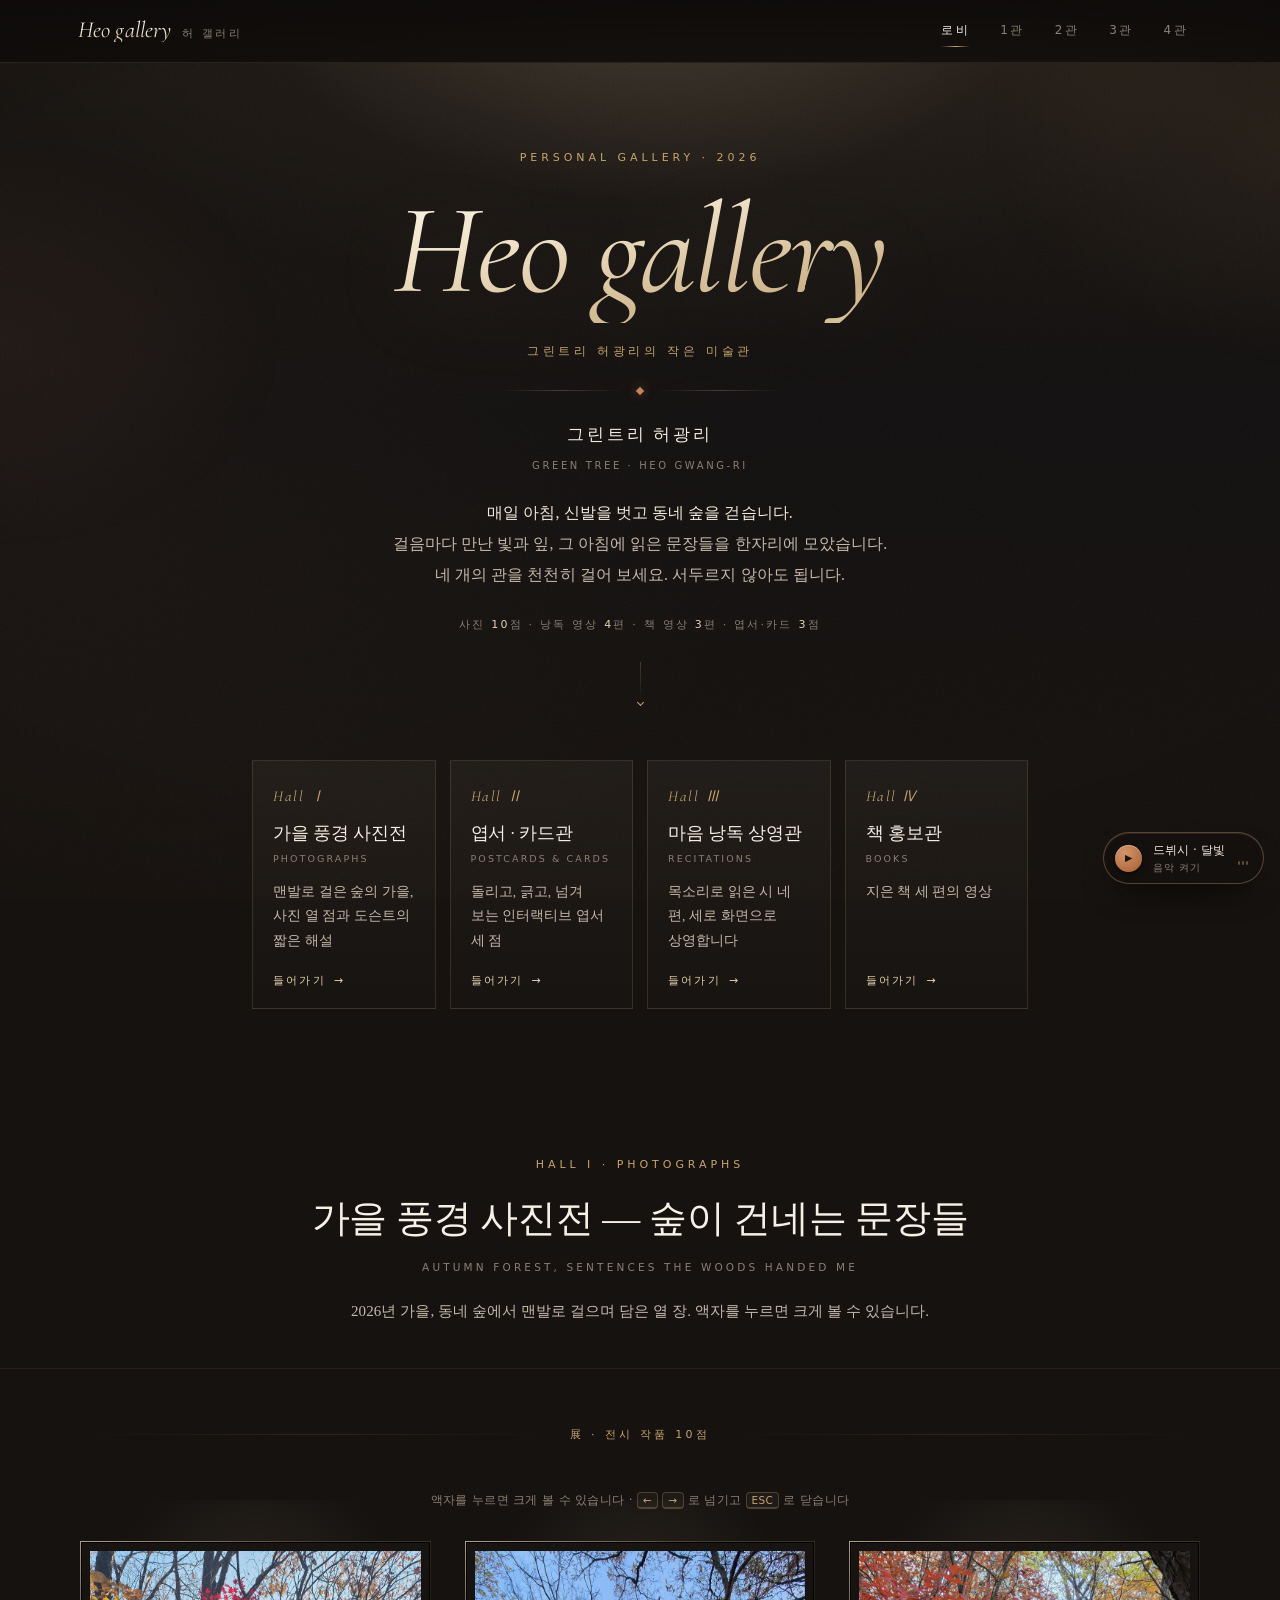
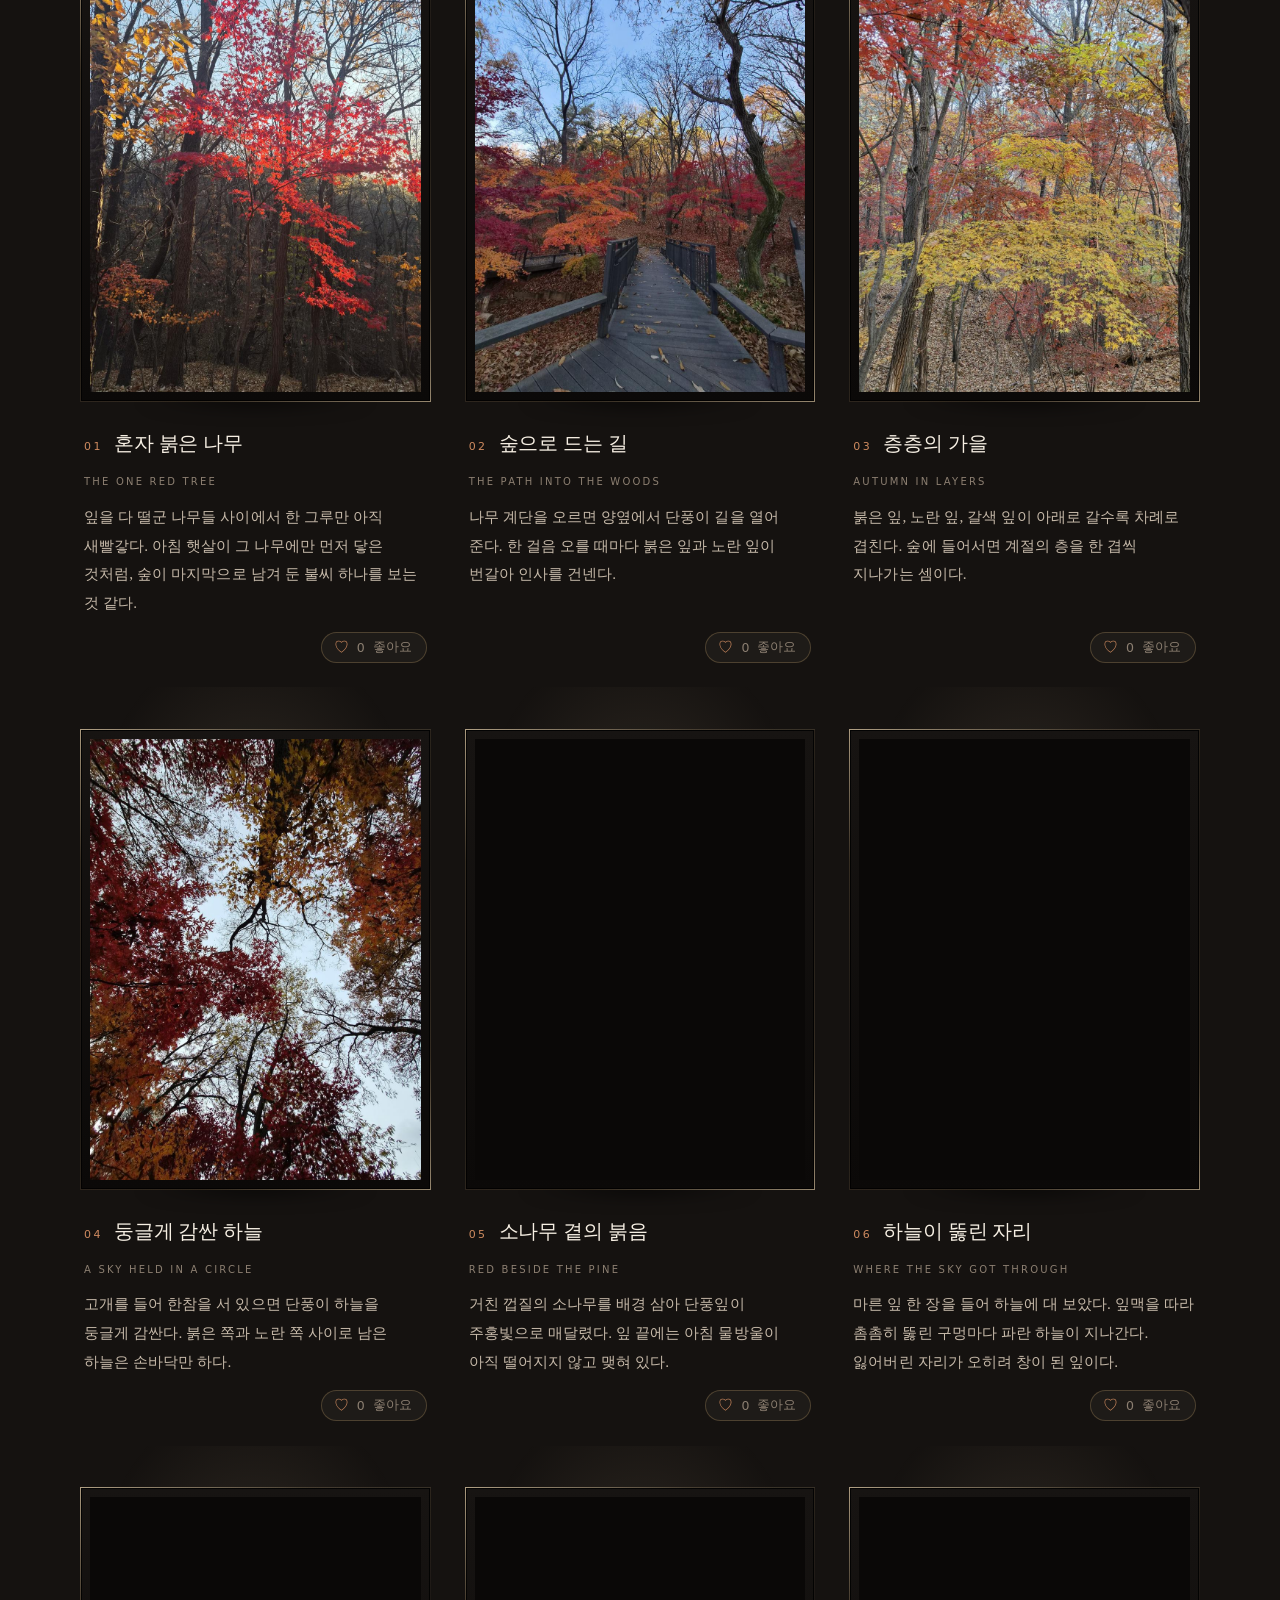
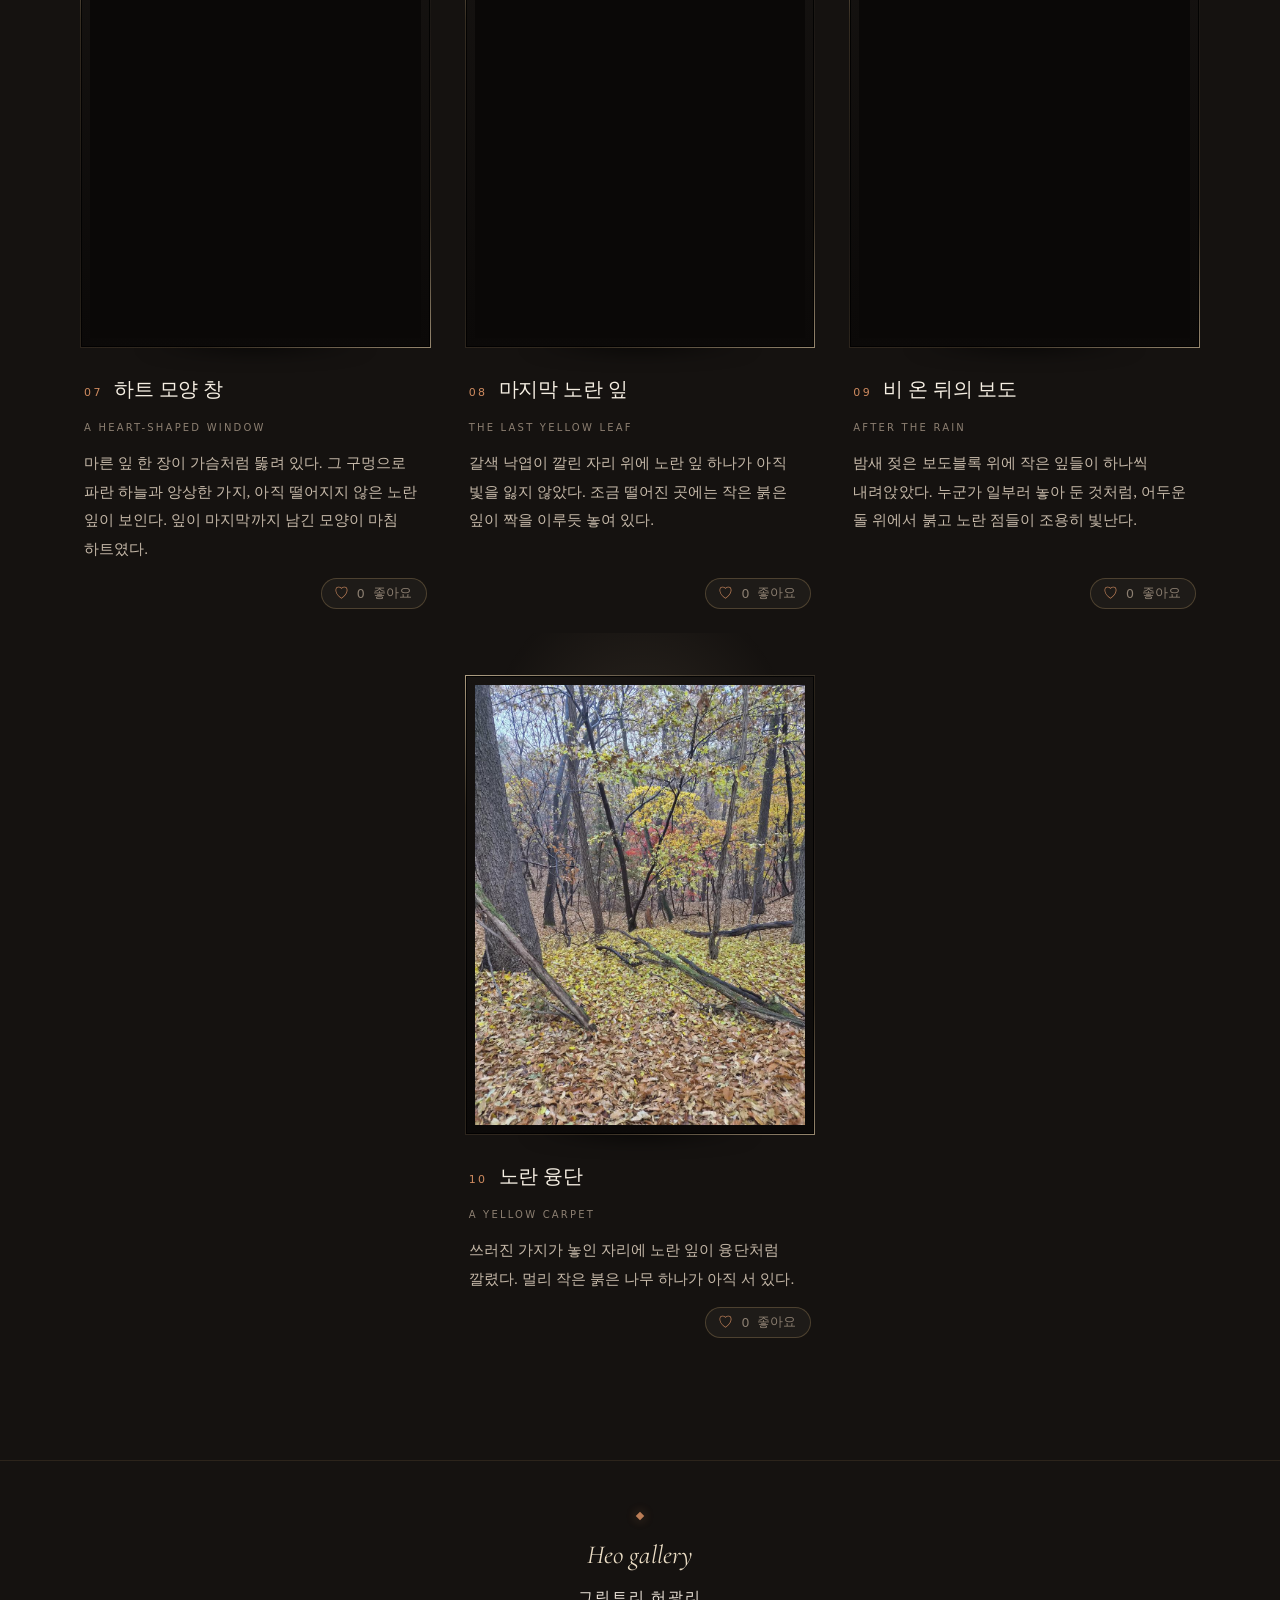
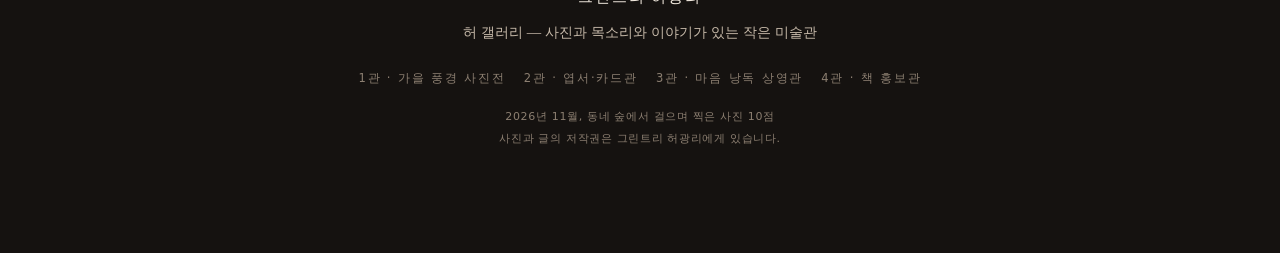
<file: index.html>
<!DOCTYPE html>
<html lang="ko">
<head>
<meta charset="utf-8">
<meta name="viewport" content="width=device-width, initial-scale=1, viewport-fit=cover">
<meta name="theme-color" content="#121010">
<title>허 갤러리 · Heo gallery — 그린트리 허광리</title>
<meta name="description" content="그린트리 허광리의 온라인 개인 미술관. 가을 숲 사진 10점, 인터랙티브 엽서·카드, 마음 낭독 상영관, 책 홍보관까지 네 개의 관으로 이어집니다.">
<meta property="og:type" content="website">
<meta property="og:site_name" content="허 갤러리 · Heo gallery">
<meta property="og:title" content="허 갤러리 · Heo gallery — 그린트리 허광리">
<meta property="og:description" content="사진과 목소리와 이야기가 있는 작은 미술관. 1관 가을 풍경 사진전에서 시작해 4관 책 홍보관까지.">
<meta property="og:url" content="https://greentree-sudo.github.io/autumn-gallery/">
<meta property="og:image" content="https://greentree-sudo.github.io/autumn-gallery/images/w01.jpg">
<meta property="og:image:width" content="900">
<meta property="og:image:height" content="1200">
<meta property="og:image:alt" content="잎이 진 나무들 사이에서 홀로 붉은 단풍나무">
<meta name="twitter:card" content="summary_large_image">
<link rel="icon" href="data:image/svg+xml,%3Csvg xmlns='http://www.w3.org/2000/svg' viewBox='0 0 64 64'%3E%3Crect width='64' height='64' fill='%23131110'/%3E%3Ctext x='32' y='47' font-family='Georgia,serif' font-style='italic' font-size='42' fill='%23C9A46B' text-anchor='middle'%3EH%3C/text%3E%3C/svg%3E">
<link rel="stylesheet" href="assets/gallery.css">
</head>
<body>

<header class="topbar">
  <div class="topbar-in">
    <a class="brand" href="#lobby" aria-label="허 갤러리 처음으로">
      <span class="b-en">Heo gallery</span><span class="b-ko">허 갤러리</span>
    </a>
    <nav class="nav" aria-label="관 이동">
      <a href="#lobby" data-nav="lobby">로비</a>
      <a href="#hall1" data-nav="hall1">1관</a>
      <a href="hall2/">2관</a>
      <a href="hall3/">3관</a>
      <a href="hall4/">4관</a>
    </nav>
  </div>
</header>

<main>
  <section class="lobby" id="lobby">
    <div class="lobby-in">
      <p class="eyebrow">Personal Gallery · 2026</p>
      <h1 class="wordmark">Heo gallery</h1>
      <p class="lobby-sub">그린트리 허광리의 작은 미술관</p>
      <div class="orn" aria-hidden="true"><span></span><i></i><span></span></div>
      <p class="lobby-name">그린트리 허광리<small>GREEN TREE · HEO GWANG-RI</small></p>
      <p class="greeting">
        <span class="lead">매일 아침, 신발을 벗고 동네 숲을 걷습니다.</span><br>
        걸음마다 만난 빛과 잎, 그 아침에 읽은 문장들을 한자리에 모았습니다.<br>
        네 개의 관을 천천히 걸어 보세요. 서두르지 않아도 됩니다.
      </p>
      <p class="lobby-meta">사진 <b>10</b>점 · 낭독 영상 <b>4</b>편 · 책 영상 <b>3</b>편 · 엽서·카드 <b>3</b>점</p>
      <div class="scroll-cue" aria-hidden="true"></div>

      <div class="halls">
        <a class="hall-card" href="#hall1">
          <span class="hc-no">Hall Ⅰ</span>
          <p class="hc-title">가을 풍경 사진전</p>
          <p class="hc-en">Photographs</p>
          <p class="hc-desc">맨발로 걸은 숲의 가을, 사진 열 점과 도슨트의 짧은 해설</p>
          <span class="hc-go">들어가기 <i>→</i></span>
        </a>
        <a class="hall-card" href="hall2/">
          <span class="hc-no">Hall Ⅱ</span>
          <p class="hc-title">엽서 · 카드관</p>
          <p class="hc-en">Postcards &amp; Cards</p>
          <p class="hc-desc">돌리고, 긁고, 넘겨 보는 인터랙티브 엽서 세 점</p>
          <span class="hc-go">들어가기 <i>→</i></span>
        </a>
        <a class="hall-card" href="hall3/">
          <span class="hc-no">Hall Ⅲ</span>
          <p class="hc-title">마음 낭독 상영관</p>
          <p class="hc-en">Recitations</p>
          <p class="hc-desc">목소리로 읽은 시 네 편, 세로 화면으로 상영합니다</p>
          <span class="hc-go">들어가기 <i>→</i></span>
        </a>
        <a class="hall-card" href="hall4/">
          <span class="hc-no">Hall Ⅳ</span>
          <p class="hc-title">책 홍보관</p>
          <p class="hc-en">Books</p>
          <p class="hc-desc">지은 책 세 편의 영상</p>
          <span class="hc-go">들어가기 <i>→</i></span>
        </a>
      </div>
    </div>
  </section>

  <section id="hall1" style="scroll-margin-top:var(--nav-h)">
    <header class="hall-hero">
      <div class="wrap">
        <p class="hall-kicker">Hall Ⅰ · Photographs</p>
        <h1 class="hall-title">가을 풍경 사진전 — 숲이 건네는 문장들</h1>
        <p class="hall-en">Autumn Forest, Sentences the Woods Handed Me</p>
        <p class="hall-lede">2026년 가을, 동네 숲에서 맨발로 걸으며 담은 열 장. 액자를 누르면 크게 볼 수 있습니다.</p>
      </div>
    </header>

    <div class="gallery">
      <div class="wrap">
        <div class="section-rule"><span></span><p>展 · 전시 작품 10점</p><span></span></div>
        <p class="hint"><span class="d-only">액자를 누르면 크게 볼 수 있습니다 · <kbd>←</kbd> <kbd>→</kbd> 로 넘기고 <kbd>ESC</kbd> 로 닫습니다</span><span class="m-only">액자를 누르면 크게 볼 수 있습니다 · 좌우로 넘겨 보세요</span></p>
        <div class="grid" id="grid">
      <article class="work" id="w01">
        <button class="frame art" type="button" data-i="0" aria-label="01 혼자 붉은 나무 — 크게 보기">
          <span class="art-glass"><span class="art-bar"><img src="images/w01.jpg" alt="잎이 진 나무들 사이에서 한 그루 붉은 단풍나무가 파란 하늘을 배경으로 빛난다" width="900" height="1200" decoding="async"></span></span>
        </button>
        <div class="plaque">
          <div class="plaque-top">
            <span class="no">01</span>
            <h2>혼자 붉은 나무</h2>
            <p class="en">The One Red Tree</p>
          </div>
          <p class="note">잎을 다 떨군 나무들 사이에서 한 그루만 아직 새빨갛다. 아침 햇살이 그 나무에만 먼저 닿은 것처럼, 숲이 마지막으로 남겨 둔 불씨 하나를 보는 것 같다.</p>
          <div class="like-row">
            <button class="like" type="button" data-like="0" aria-pressed="false" aria-label="01 혼자 붉은 나무 좋아요">
              <span class="heart" aria-hidden="true">♡</span><span class="cnt">0</span><span class="lbl">좋아요</span>
            </button>
          </div>
        </div>
      </article>
      <article class="work" id="w02">
        <button class="frame art" type="button" data-i="1" aria-label="02 숲으로 드는 길 — 크게 보기">
          <span class="art-glass"><span class="art-bar"><img src="images/w02.jpg" alt="붉은 단풍이 늘어선 숲으로 오르는 나무 계단 산책로" width="900" height="1200" decoding="async"></span></span>
        </button>
        <div class="plaque">
          <div class="plaque-top">
            <span class="no">02</span>
            <h2>숲으로 드는 길</h2>
            <p class="en">The Path into the Woods</p>
          </div>
          <p class="note">나무 계단을 오르면 양옆에서 단풍이 길을 열어 준다. 한 걸음 오를 때마다 붉은 잎과 노란 잎이 번갈아 인사를 건넨다.</p>
          <div class="like-row">
            <button class="like" type="button" data-like="1" aria-pressed="false" aria-label="02 숲으로 드는 길 좋아요">
              <span class="heart" aria-hidden="true">♡</span><span class="cnt">0</span><span class="lbl">좋아요</span>
            </button>
          </div>
        </div>
      </article>
      <article class="work" id="w03">
        <button class="frame art" type="button" data-i="2" aria-label="03 층층의 가을 — 크게 보기">
          <span class="art-glass"><span class="art-bar"><img src="images/w03.jpg" alt="붉은 단풍과 노란 단풍이 아래로 갈수록 층층이 겹쳐진 깊은 숲" width="900" height="1200" decoding="async"></span></span>
        </button>
        <div class="plaque">
          <div class="plaque-top">
            <span class="no">03</span>
            <h2>층층의 가을</h2>
            <p class="en">Autumn in Layers</p>
          </div>
          <p class="note">붉은 잎, 노란 잎, 갈색 잎이 아래로 갈수록 차례로 겹친다. 숲에 들어서면 계절의 층을 한 겹씩 지나가는 셈이다.</p>
          <div class="like-row">
            <button class="like" type="button" data-like="2" aria-pressed="false" aria-label="03 층층의 가을 좋아요">
              <span class="heart" aria-hidden="true">♡</span><span class="cnt">0</span><span class="lbl">좋아요</span>
            </button>
          </div>
        </div>
      </article>
      <article class="work" id="w04">
        <button class="frame art" type="button" data-i="3" aria-label="04 둥글게 감싼 하늘 — 크게 보기">
          <span class="art-glass"><span class="art-bar"><img loading="lazy" src="images/w04.jpg" alt="올려다본 하늘을 붉고 노란 단풍 수관이 둥글게 감싸고 있다" width="900" height="1200" decoding="async"></span></span>
        </button>
        <div class="plaque">
          <div class="plaque-top">
            <span class="no">04</span>
            <h2>둥글게 감싼 하늘</h2>
            <p class="en">A Sky Held in a Circle</p>
          </div>
          <p class="note">고개를 들어 한참을 서 있으면 단풍이 하늘을 둥글게 감싼다. 붉은 쪽과 노란 쪽 사이로 남은 하늘은 손바닥만 하다.</p>
          <div class="like-row">
            <button class="like" type="button" data-like="3" aria-pressed="false" aria-label="04 둥글게 감싼 하늘 좋아요">
              <span class="heart" aria-hidden="true">♡</span><span class="cnt">0</span><span class="lbl">좋아요</span>
            </button>
          </div>
        </div>
      </article>
      <article class="work" id="w05">
        <button class="frame art" type="button" data-i="4" aria-label="05 소나무 곁의 붉음 — 크게 보기">
          <span class="art-glass"><span class="art-bar"><img loading="lazy" src="images/w05.jpg" alt="거친 소나무 줄기 앞으로 주홍빛 단풍잎이 매달려 있고 잎에 물방울이 맺혀 있다" width="900" height="1200" decoding="async"></span></span>
        </button>
        <div class="plaque">
          <div class="plaque-top">
            <span class="no">05</span>
            <h2>소나무 곁의 붉음</h2>
            <p class="en">Red Beside the Pine</p>
          </div>
          <p class="note">거친 껍질의 소나무를 배경 삼아 단풍잎이 주홍빛으로 매달렸다. 잎 끝에는 아침 물방울이 아직 떨어지지 않고 맺혀 있다.</p>
          <div class="like-row">
            <button class="like" type="button" data-like="4" aria-pressed="false" aria-label="05 소나무 곁의 붉음 좋아요">
              <span class="heart" aria-hidden="true">♡</span><span class="cnt">0</span><span class="lbl">좋아요</span>
            </button>
          </div>
        </div>
      </article>
      <article class="work" id="w06">
        <button class="frame art" type="button" data-i="5" aria-label="06 하늘이 뚫린 자리 — 크게 보기">
          <span class="art-glass"><span class="art-bar"><img loading="lazy" src="images/w06.jpg" alt="하늘에 들어 올린 마른 갈색 잎, 잎맥을 따라 뚫린 구멍으로 파란 하늘이 보인다" width="900" height="1200" decoding="async"></span></span>
        </button>
        <div class="plaque">
          <div class="plaque-top">
            <span class="no">06</span>
            <h2>하늘이 뚫린 자리</h2>
            <p class="en">Where the Sky Got Through</p>
          </div>
          <p class="note">마른 잎 한 장을 들어 하늘에 대 보았다. 잎맥을 따라 촘촘히 뚫린 구멍마다 파란 하늘이 지나간다. 잃어버린 자리가 오히려 창이 된 잎이다.</p>
          <div class="like-row">
            <button class="like" type="button" data-like="5" aria-pressed="false" aria-label="06 하늘이 뚫린 자리 좋아요">
              <span class="heart" aria-hidden="true">♡</span><span class="cnt">0</span><span class="lbl">좋아요</span>
            </button>
          </div>
        </div>
      </article>
      <article class="work" id="w07">
        <button class="frame art" type="button" data-i="6" aria-label="07 하트 모양 창 — 크게 보기">
          <span class="art-glass"><span class="art-bar"><img loading="lazy" src="images/w07.jpg" alt="하트 모양으로 뚫린 마른 잎 너머로 파란 하늘과 앙상한 가지, 노란 잎이 보인다" width="900" height="1200" decoding="async"></span></span>
        </button>
        <div class="plaque">
          <div class="plaque-top">
            <span class="no">07</span>
            <h2>하트 모양 창</h2>
            <p class="en">A Heart-Shaped Window</p>
          </div>
          <p class="note">마른 잎 한 장이 가슴처럼 뚫려 있다. 그 구멍으로 파란 하늘과 앙상한 가지, 아직 떨어지지 않은 노란 잎이 보인다. 잎이 마지막까지 남긴 모양이 마침 하트였다.</p>
          <div class="like-row">
            <button class="like" type="button" data-like="6" aria-pressed="false" aria-label="07 하트 모양 창 좋아요">
              <span class="heart" aria-hidden="true">♡</span><span class="cnt">0</span><span class="lbl">좋아요</span>
            </button>
          </div>
        </div>
      </article>
      <article class="work" id="w08">
        <button class="frame art" type="button" data-i="7" aria-label="08 마지막 노란 잎 — 크게 보기">
          <span class="art-glass"><span class="art-bar"><img loading="lazy" src="images/w08.jpg" alt="갈색 낙엽이 깔린 땅 위에 노란 잎 하나가 놓여 있고 옆에 작은 붉은 잎이 있다" width="900" height="1200" decoding="async"></span></span>
        </button>
        <div class="plaque">
          <div class="plaque-top">
            <span class="no">08</span>
            <h2>마지막 노란 잎</h2>
            <p class="en">The Last Yellow Leaf</p>
          </div>
          <p class="note">갈색 낙엽이 깔린 자리 위에 노란 잎 하나가 아직 빛을 잃지 않았다. 조금 떨어진 곳에는 작은 붉은 잎이 짝을 이루듯 놓여 있다.</p>
          <div class="like-row">
            <button class="like" type="button" data-like="7" aria-pressed="false" aria-label="08 마지막 노란 잎 좋아요">
              <span class="heart" aria-hidden="true">♡</span><span class="cnt">0</span><span class="lbl">좋아요</span>
            </button>
          </div>
        </div>
      </article>
      <article class="work" id="w09">
        <button class="frame art" type="button" data-i="8" aria-label="09 비 온 뒤의 보도 — 크게 보기">
          <span class="art-glass"><span class="art-bar"><img loading="lazy" src="images/w09.jpg" alt="비에 젖은 어두운 보도블록 위로 작은 붉은 잎과 노란 잎들이 흩어져 있다" width="900" height="1200" decoding="async"></span></span>
        </button>
        <div class="plaque">
          <div class="plaque-top">
            <span class="no">09</span>
            <h2>비 온 뒤의 보도</h2>
            <p class="en">After the Rain</p>
          </div>
          <p class="note">밤새 젖은 보도블록 위에 작은 잎들이 하나씩 내려앉았다. 누군가 일부러 놓아 둔 것처럼, 어두운 돌 위에서 붉고 노란 점들이 조용히 빛난다.</p>
          <div class="like-row">
            <button class="like" type="button" data-like="8" aria-pressed="false" aria-label="09 비 온 뒤의 보도 좋아요">
              <span class="heart" aria-hidden="true">♡</span><span class="cnt">0</span><span class="lbl">좋아요</span>
            </button>
          </div>
        </div>
      </article>
      <article class="work" id="w10">
        <button class="frame art" type="button" data-i="9" aria-label="10 노란 융단 — 크게 보기">
          <span class="art-glass"><span class="art-bar"><img loading="lazy" src="images/w10.jpg" alt="노란 낙엽이 융단처럼 깔린 숲 비탈과 쓰러진 가지, 멀리 붉은 나무가 보인다" width="900" height="1200" decoding="async"></span></span>
        </button>
        <div class="plaque">
          <div class="plaque-top">
            <span class="no">10</span>
            <h2>노란 융단</h2>
            <p class="en">A Yellow Carpet</p>
          </div>
          <p class="note">쓰러진 가지가 놓인 자리에 노란 잎이 융단처럼 깔렸다. 멀리 작은 붉은 나무 하나가 아직 서 있다.</p>
          <div class="like-row">
            <button class="like" type="button" data-like="9" aria-pressed="false" aria-label="10 노란 융단 좋아요">
              <span class="heart" aria-hidden="true">♡</span><span class="cnt">0</span><span class="lbl">좋아요</span>
            </button>
          </div>
        </div>
      </article>
        </div>
      </div>
    </div>
  </section>
</main>

<footer class="foot">
  <div class="mark" aria-hidden="true"></div>
  <p class="f-en">Heo gallery</p>
  <p class="name">그린트리 허광리</p>
  <p>허 갤러리 — 사진과 목소리와 이야기가 있는 작은 미술관</p>
  <nav class="foot-halls" aria-label="관 이동">
    <a href="#hall1">1관 · 가을 풍경 사진전</a>
    <a href="hall2/">2관 · 엽서·카드관</a>
    <a href="hall3/">3관 · 마음 낭독 상영관</a>
    <a href="hall4/">4관 · 책 홍보관</a>
  </nav>
  <p class="fine">2026년 11월, 동네 숲에서 걸으며 찍은 사진 10점<br>사진과 글의 저작권은 그린트리 허광리에게 있습니다.</p>
</footer>

<div class="bgm" id="bgmBox">
  <audio id="bgm" loop preload="none" src="bgm.mp3"></audio>
  <button class="bgm-btn" id="bgmBtn" type="button" aria-pressed="false" aria-label="배경 음악 켜기 — 드뷔시 달빛">
    <span class="bgm-icon" aria-hidden="true">▶</span>
    <span class="bgm-text"><b>드뷔시 · 달빛</b><i id="bgmState">음악 켜기</i></span>
    <span class="bgm-eq" aria-hidden="true"><i></i><i></i><i></i></span>
  </button>
</div>

<div class="lb" id="lb" role="dialog" aria-modal="true" aria-label="작품 크게 보기" hidden>
  <button class="lb-back" id="lbBack" type="button" tabindex="-1" aria-label="배경을 눌러 닫기"></button>
  <div class="lb-top">
    <span class="lb-count" id="lbCount">01 / 10</span>
    <button class="lb-close" id="lbClose" type="button" aria-label="닫기">×</button>
  </div>
  <div class="lb-stage">
    <button class="lb-nav lb-prev" id="lbPrev" type="button" aria-label="이전 작품">‹</button>
    <figure class="lb-fig"><img id="lbImg" alt=""></figure>
    <button class="lb-nav lb-next" id="lbNext" type="button" aria-label="다음 작품">›</button>
  </div>
  <div class="lb-cap">
    <div class="lb-cap-in">
      <div class="row"><span class="no" id="lbNo">01</span><h2 id="lbTitle"></h2><p class="en" id="lbEn"></p></div>
      <p class="note" id="lbNote"></p>
      <div class="like-row">
        <button class="like" id="lbLike" type="button" data-like="0" aria-pressed="false">
          <span class="heart" aria-hidden="true">♡</span><span class="cnt">0</span><span class="lbl">좋아요</span>
        </button>
      </div>
    </div>
  </div>
</div>

<script>window.HEO_WORKS = [{"no": "01", "title": "혼자 붉은 나무", "en": "The One Red Tree", "note": "잎을 다 떨군 나무들 사이에서 한 그루만 아직 새빨갛다. 아침 햇살이 그 나무에만 먼저 닿은 것처럼, 숲이 마지막으로 남겨 둔 불씨 하나를 보는 것 같다.", "alt": "잎이 진 나무들 사이에서 한 그루 붉은 단풍나무가 파란 하늘을 배경으로 빛난다", "src": "images/w01.jpg"}, {"no": "02", "title": "숲으로 드는 길", "en": "The Path into the Woods", "note": "나무 계단을 오르면 양옆에서 단풍이 길을 열어 준다. 한 걸음 오를 때마다 붉은 잎과 노란 잎이 번갈아 인사를 건넨다.", "alt": "붉은 단풍이 늘어선 숲으로 오르는 나무 계단 산책로", "src": "images/w02.jpg"}, {"no": "03", "title": "층층의 가을", "en": "Autumn in Layers", "note": "붉은 잎, 노란 잎, 갈색 잎이 아래로 갈수록 차례로 겹친다. 숲에 들어서면 계절의 층을 한 겹씩 지나가는 셈이다.", "alt": "붉은 단풍과 노란 단풍이 아래로 갈수록 층층이 겹쳐진 깊은 숲", "src": "images/w03.jpg"}, {"no": "04", "title": "둥글게 감싼 하늘", "en": "A Sky Held in a Circle", "note": "고개를 들어 한참을 서 있으면 단풍이 하늘을 둥글게 감싼다. 붉은 쪽과 노란 쪽 사이로 남은 하늘은 손바닥만 하다.", "alt": "올려다본 하늘을 붉고 노란 단풍 수관이 둥글게 감싸고 있다", "src": "images/w04.jpg"}, {"no": "05", "title": "소나무 곁의 붉음", "en": "Red Beside the Pine", "note": "거친 껍질의 소나무를 배경 삼아 단풍잎이 주홍빛으로 매달렸다. 잎 끝에는 아침 물방울이 아직 떨어지지 않고 맺혀 있다.", "alt": "거친 소나무 줄기 앞으로 주홍빛 단풍잎이 매달려 있고 잎에 물방울이 맺혀 있다", "src": "images/w05.jpg"}, {"no": "06", "title": "하늘이 뚫린 자리", "en": "Where the Sky Got Through", "note": "마른 잎 한 장을 들어 하늘에 대 보았다. 잎맥을 따라 촘촘히 뚫린 구멍마다 파란 하늘이 지나간다. 잃어버린 자리가 오히려 창이 된 잎이다.", "alt": "하늘에 들어 올린 마른 갈색 잎, 잎맥을 따라 뚫린 구멍으로 파란 하늘이 보인다", "src": "images/w06.jpg"}, {"no": "07", "title": "하트 모양 창", "en": "A Heart-Shaped Window", "note": "마른 잎 한 장이 가슴처럼 뚫려 있다. 그 구멍으로 파란 하늘과 앙상한 가지, 아직 떨어지지 않은 노란 잎이 보인다. 잎이 마지막까지 남긴 모양이 마침 하트였다.", "alt": "하트 모양으로 뚫린 마른 잎 너머로 파란 하늘과 앙상한 가지, 노란 잎이 보인다", "src": "images/w07.jpg"}, {"no": "08", "title": "마지막 노란 잎", "en": "The Last Yellow Leaf", "note": "갈색 낙엽이 깔린 자리 위에 노란 잎 하나가 아직 빛을 잃지 않았다. 조금 떨어진 곳에는 작은 붉은 잎이 짝을 이루듯 놓여 있다.", "alt": "갈색 낙엽이 깔린 땅 위에 노란 잎 하나가 놓여 있고 옆에 작은 붉은 잎이 있다", "src": "images/w08.jpg"}, {"no": "09", "title": "비 온 뒤의 보도", "en": "After the Rain", "note": "밤새 젖은 보도블록 위에 작은 잎들이 하나씩 내려앉았다. 누군가 일부러 놓아 둔 것처럼, 어두운 돌 위에서 붉고 노란 점들이 조용히 빛난다.", "alt": "비에 젖은 어두운 보도블록 위로 작은 붉은 잎과 노란 잎들이 흩어져 있다", "src": "images/w09.jpg"}, {"no": "10", "title": "노란 융단", "en": "A Yellow Carpet", "note": "쓰러진 가지가 놓인 자리에 노란 잎이 융단처럼 깔렸다. 멀리 작은 붉은 나무 하나가 아직 서 있다.", "alt": "노란 낙엽이 융단처럼 깔린 숲 비탈과 쓰러진 가지, 멀리 붉은 나무가 보인다", "src": "images/w10.jpg"}];</script>
<script src="assets/gallery.js"></script>
<script>
(function(){
  "use strict";
  var links = document.querySelectorAll(".nav a[data-nav]");
  var halls = { lobby: document.getElementById("lobby"), hall1: document.getElementById("hall1") };
  var targets = [["hall1", halls.hall1, 0.35], ["lobby", halls.lobby, 0.35]];
  function setActive(key){
    for (var i = 0; i < links.length; i++){
      links[i].classList.toggle("active", links[i].getAttribute("data-nav") === key);
    }
  }
  if ("IntersectionObserver" in window){
    var io = new IntersectionObserver(function(entries){
      entries.forEach(function(en){
        if (en.isIntersecting) setActive(en.target.id);
      });
    }, { rootMargin: "-45% 0px -45% 0px", threshold: 0 });
    io.observe(halls.hall1); io.observe(halls.lobby);
  } else { setActive("lobby"); }
  if (!location.hash) setActive("lobby");
})();
</script>
</body>
</html>
</file>
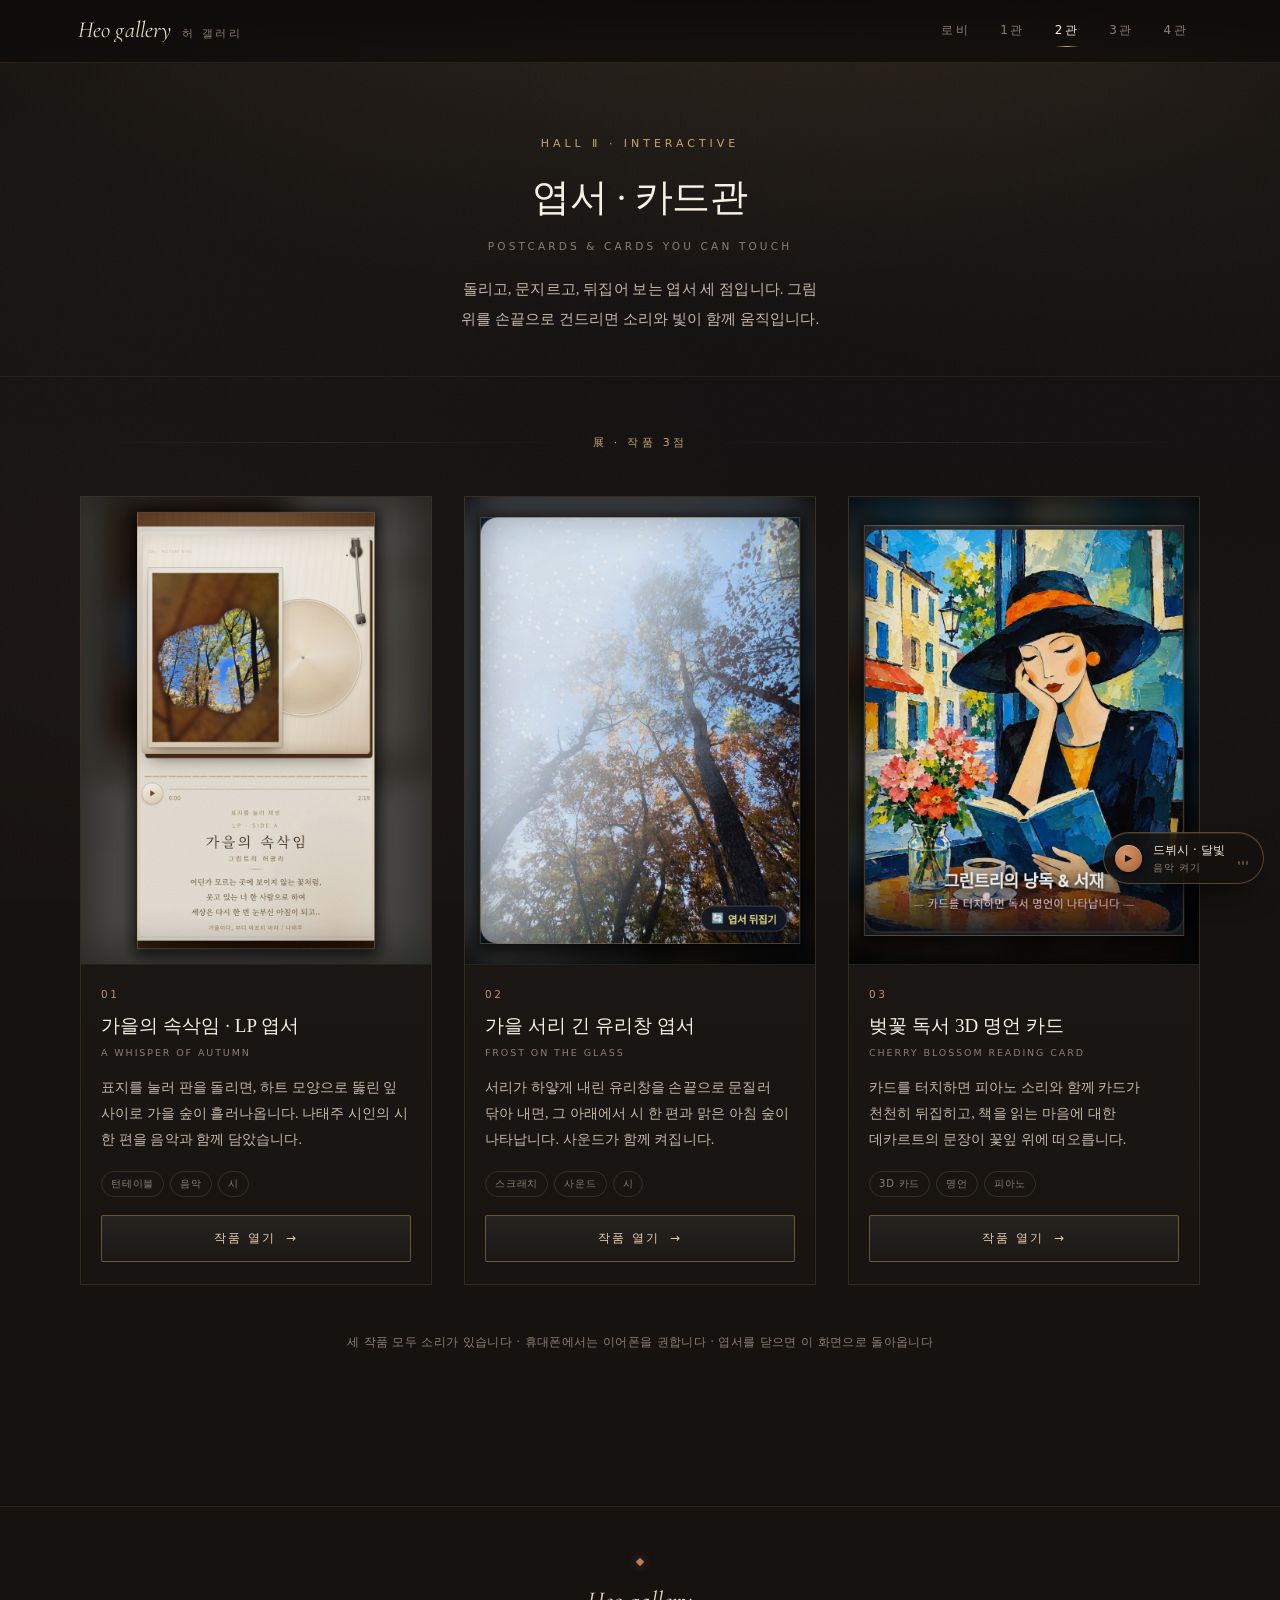
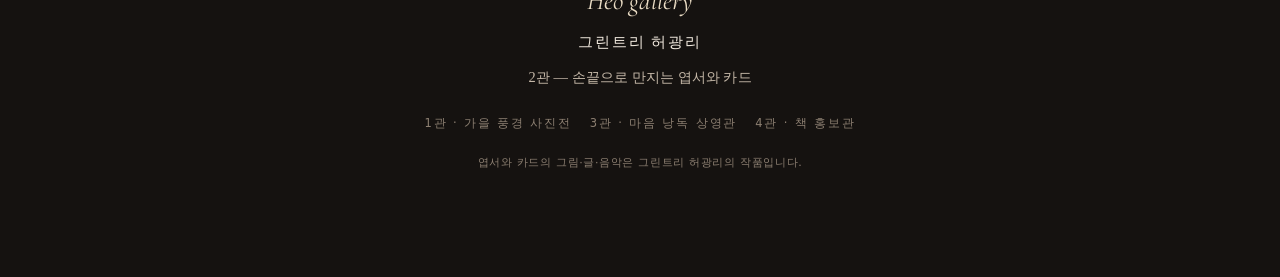
<file: hall2/index.html>
<!DOCTYPE html>
<html lang="ko">
<head>
<meta charset="utf-8">
<meta name="viewport" content="width=device-width, initial-scale=1, viewport-fit=cover">
<meta name="theme-color" content="#121010">
<title>2관 · 엽서 · 카드관 — 허 갤러리 Heo gallery</title>
<meta name="description" content="돌리고, 긁고, 넘겨 보는 인터랙티브 엽서 세 점. LP 턴테이블 엽서와 가을 서리 스크래치 엽서, 벚꽃 독서 3D 명언 카드.">
<meta property="og:type" content="website">
<meta property="og:site_name" content="허 갤러리 · Heo gallery">
<meta property="og:title" content="2관 · 엽서 · 카드관 — 허 갤러리 Heo gallery">
<meta property="og:description" content="손끝으로 만지는 엽서 세 점. 표지를 돌리고, 서리를 닦아 내고, 카드를 뒤집어 보세요.">
<meta property="og:url" content="https://greentree-sudo.github.io/autumn-gallery/hall2/">
<meta property="og:image" content="https://greentree-sudo.github.io/autumn-gallery/hall2/previews/lp.jpg">
<meta name="twitter:card" content="summary_large_image">
<link rel="icon" href="data:image/svg+xml,%3Csvg xmlns='http://www.w3.org/2000/svg' viewBox='0 0 64 64'%3E%3Crect width='64' height='64' fill='%23131110'/%3E%3Ctext x='32' y='47' font-family='Georgia,serif' font-style='italic' font-size='42' fill='%23C9A46B' text-anchor='middle'%3EH%3C/text%3E%3C/svg%3E">
<link rel="stylesheet" href="../assets/gallery.css">
</head>
<body>

<header class="topbar">
  <div class="topbar-in">
    <a class="brand" href="../index.html#lobby" aria-label="허 갤러리 처음으로">
      <span class="b-en">Heo gallery</span><span class="b-ko">허 갤러리</span>
    </a>
    <nav class="nav" aria-label="관 이동">
      <a href="../index.html#lobby">로비</a>
      <a href="../index.html#hall1">1관</a>
      <a href="./" aria-current="page">2관</a>
      <a href="../hall3/">3관</a>
      <a href="../hall4/">4관</a>
    </nav>
  </div>
</header>

<main>
  <header class="hall-hero">
    <div class="wrap">
      <p class="hall-kicker">Hall Ⅱ · Interactive</p>
      <h1 class="hall-title">엽서 · 카드관</h1>
      <p class="hall-en">Postcards &amp; Cards You Can Touch</p>
      <p class="hall-lede">돌리고, 문지르고, 뒤집어 보는 엽서 세 점입니다. 그림 위를 손끝으로 건드리면 소리와 빛이 함께 움직입니다.</p>
    </div>
  </header>

  <section class="gallery">
    <div class="wrap">
      <div class="section-rule"><span></span><p>展 · 작품 3점</p><span></span></div>

      <div class="works">
        <article class="work-card reveal">
          <a class="thumb is-portrait" href="lp-postcard.html" data-pause-bgm aria-label="가을의 속삭임 LP 턴테이블 엽서 열기">
            <img src="previews/lp.jpg" alt="하트 모양으로 뚫린 단풍잎 사진과 크림색 턴테이블이 놓인 LP 엽서" width="900" height="1200" loading="lazy" decoding="async">
          </a>
          <div class="body">
            <span class="wc-no">01</span>
            <h2>가을의 속삭임 · LP 엽서</h2>
            <p class="wc-en">A Whisper of Autumn</p>
            <p class="wc-note">표지를 눌러 판을 돌리면, 하트 모양으로 뚫린 잎 사이로 가을 숲이 흘러나옵니다. 나태주 시인의 시 한 편을 음악과 함께 담았습니다.</p>
            <div class="wc-tags"><span>턴테이블</span><span>음악</span><span>시</span></div>
            <a class="btn" href="lp-postcard.html" data-pause-bgm>작품 열기 <i>→</i></a>
          </div>
        </article>

        <article class="work-card reveal">
          <a class="thumb is-portrait" href="frost-postcard.html" data-pause-bgm aria-label="가을 서리 긴 유리창 엽서 열기">
            <img src="previews/frost.jpg" alt="서리가 내린 유리창 너머로 보이는 가을 숲" width="900" height="1200" loading="lazy" decoding="async">
          </a>
          <div class="body">
            <span class="wc-no">02</span>
            <h2>가을 서리 긴 유리창 엽서</h2>
            <p class="wc-en">Frost on the Glass</p>
            <p class="wc-note">서리가 하얗게 내린 유리창을 손끝으로 문질러 닦아 내면, 그 아래에서 시 한 편과 맑은 아침 숲이 나타납니다. 사운드가 함께 켜집니다.</p>
            <div class="wc-tags"><span>스크래치</span><span>사운드</span><span>시</span></div>
            <a class="btn" href="frost-postcard.html" data-pause-bgm>작품 열기 <i>→</i></a>
          </div>
        </article>

        <article class="work-card reveal">
          <a class="thumb is-portrait" href="cherry-card.html" data-pause-bgm aria-label="벚꽃 독서 3D 명언 카드 열기">
            <img src="previews/cherry.jpg" alt="벚꽃이 흩날리는 창가에서 책을 읽는 여인의 3D 명언 카드" width="900" height="1200" loading="lazy" decoding="async">
          </a>
          <div class="body">
            <span class="wc-no">03</span>
            <h2>벚꽃 독서 3D 명언 카드</h2>
            <p class="wc-en">Cherry Blossom Reading Card</p>
            <p class="wc-note">카드를 터치하면 피아노 소리와 함께 카드가 천천히 뒤집히고, 책을 읽는 마음에 대한 데카르트의 문장이 꽃잎 위에 떠오릅니다.</p>
            <div class="wc-tags"><span>3D 카드</span><span>명언</span><span>피아노</span></div>
            <a class="btn" href="cherry-card.html" data-pause-bgm>작품 열기 <i>→</i></a>
          </div>
        </article>
      </div>

      <p class="hint" style="margin-top:clamp(34px,4vw,46px)">세 작품 모두 소리가 있습니다 · 휴대폰에서는 이어폰을 권합니다 · 엽서를 닫으면 이 화면으로 돌아옵니다</p>
    </div>
  </section>
</main>

<footer class="foot">
  <div class="mark" aria-hidden="true"></div>
  <p class="f-en">Heo gallery</p>
  <p class="name">그린트리 허광리</p>
  <p>2관 — 손끝으로 만지는 엽서와 카드</p>
  <nav class="foot-halls" aria-label="관 이동">
    <a href="../index.html#hall1">1관 · 가을 풍경 사진전</a>
    <a href="../hall3/">3관 · 마음 낭독 상영관</a>
    <a href="../hall4/">4관 · 책 홍보관</a>
  </nav>
  <p class="fine">엽서와 카드의 그림·글·음악은 그린트리 허광리의 작품입니다.</p>
</footer>

<div class="bgm" id="bgmBox">
  <audio id="bgm" loop preload="none" src="../bgm.mp3"></audio>
  <button class="bgm-btn" id="bgmBtn" type="button" aria-pressed="false" aria-label="배경 음악 켜기 — 드뷔시 달빛">
    <span class="bgm-icon" aria-hidden="true">▶</span>
    <span class="bgm-text"><b>드뷔시 · 달빛</b><i id="bgmState">음악 켜기</i></span>
    <span class="bgm-eq" aria-hidden="true"><i></i><i></i><i></i></span>
  </button>
</div>

<script src="../assets/gallery.js"></script>
</body>
</html>
</file>
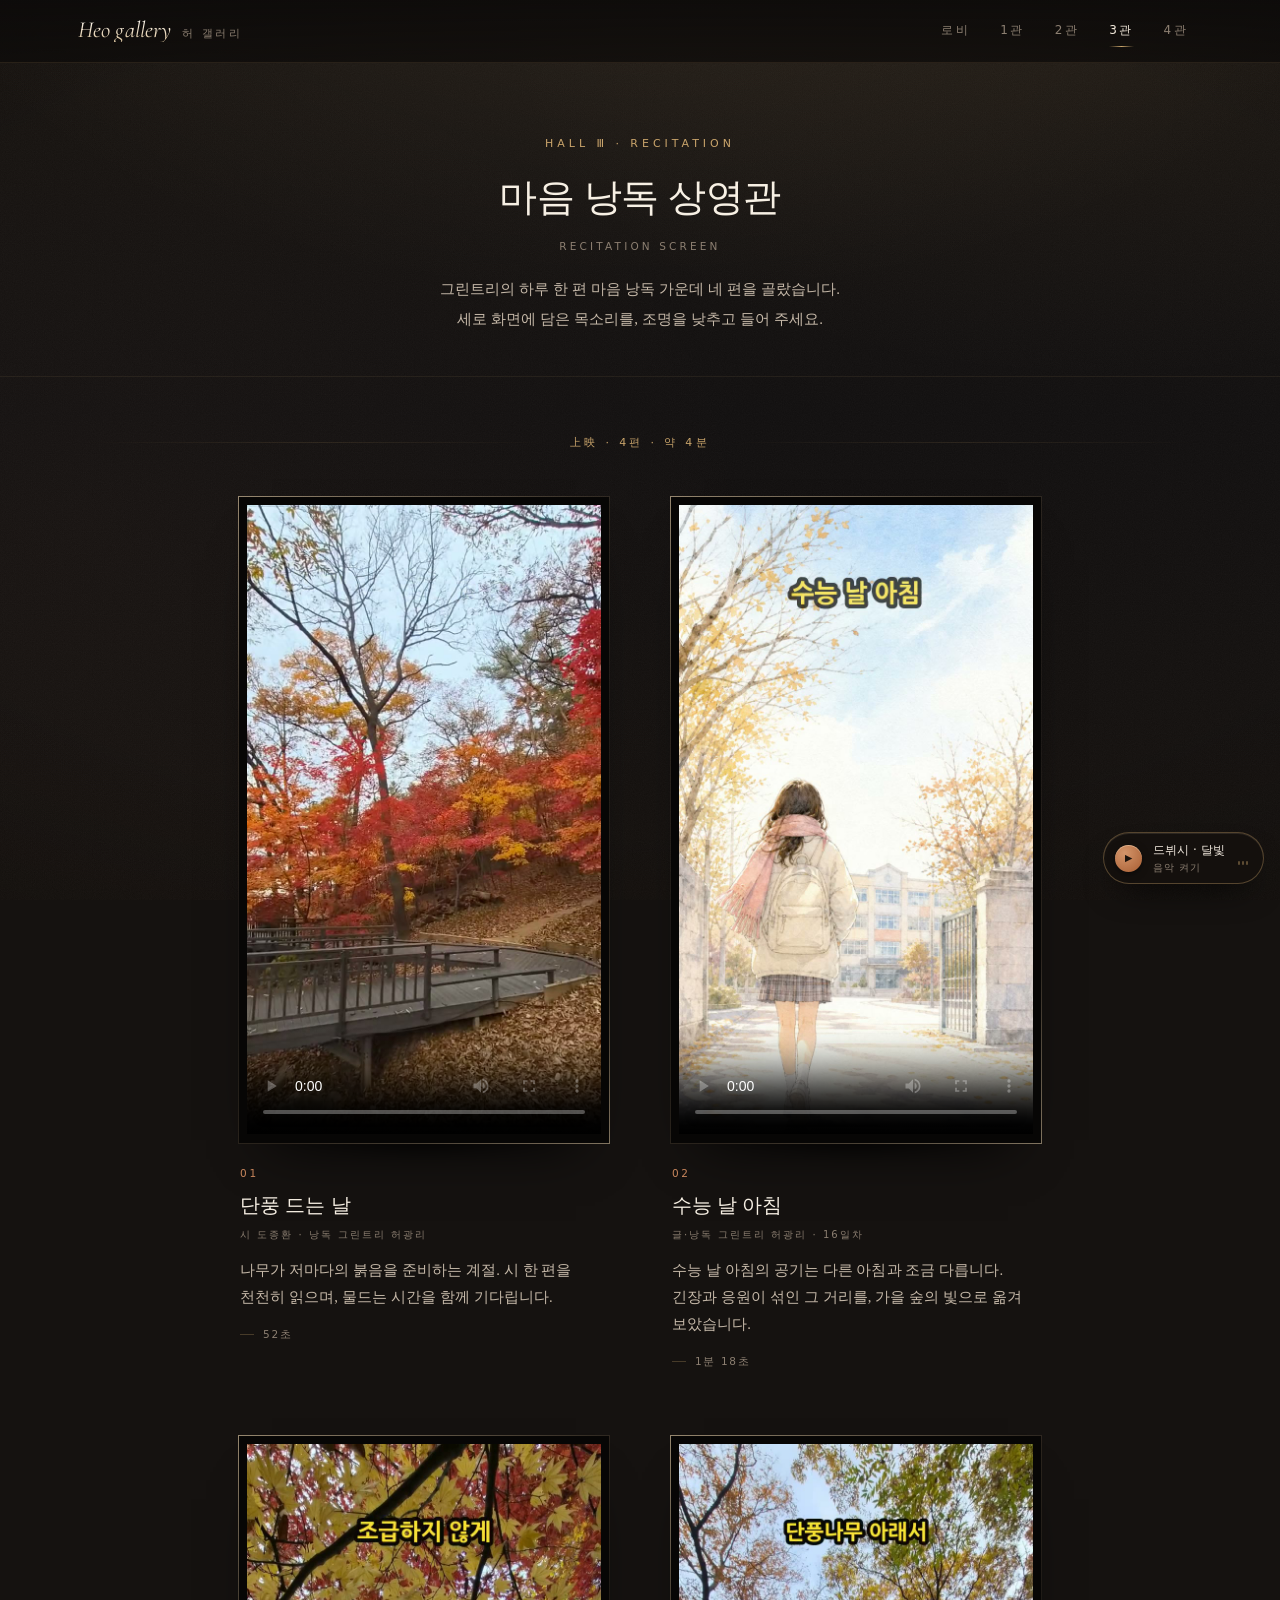
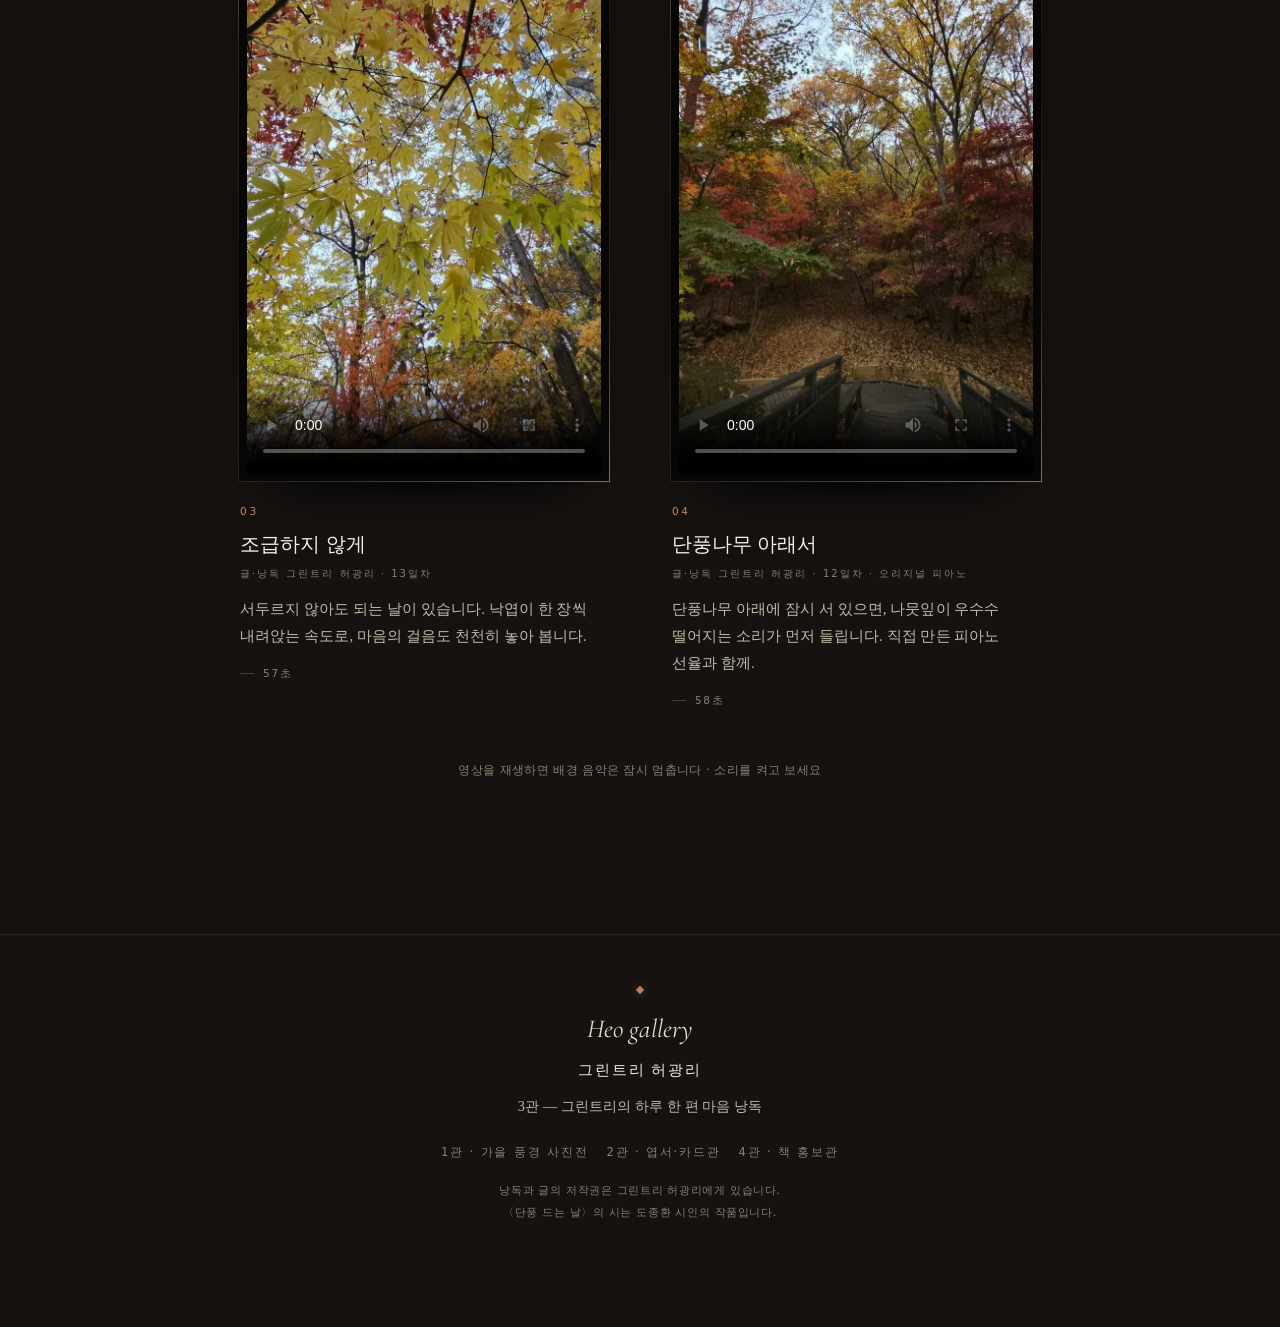
<file: hall3/index.html>
<!DOCTYPE html>
<html lang="ko">
<head>
<meta charset="utf-8">
<meta name="viewport" content="width=device-width, initial-scale=1, viewport-fit=cover">
<meta name="theme-color" content="#121010">
<title>3관 · 마음 낭독 상영관 — 허 갤러리 Heo gallery</title>
<meta name="description" content="목소리로 읽은 시 네 편. 단풍 드는 날, 수능 날 아침, 조급하지 않게, 단풍나무 아래서 — 그린트리 허광리의 마음 낭독 상영관.">
<meta property="og:type" content="website">
<meta property="og:site_name" content="허 갤러리 · Heo gallery">
<meta property="og:title" content="3관 · 마음 낭독 상영관 — 허 갤러리 Heo gallery">
<meta property="og:description" content="세로 화면에 담은 낭독 네 편. 목소리와 함께 계절의 문장을 만나 보세요.">
<meta property="og:url" content="https://greentree-sudo.github.io/autumn-gallery/hall3/">
<meta property="og:image" content="https://greentree-sudo.github.io/autumn-gallery/hall3/posters/maple-day.jpg">
<meta name="twitter:card" content="summary_large_image">
<link rel="icon" href="data:image/svg+xml,%3Csvg xmlns='http://www.w3.org/2000/svg' viewBox='0 0 64 64'%3E%3Crect width='64' height='64' fill='%23131110'/%3E%3Ctext x='32' y='47' font-family='Georgia,serif' font-style='italic' font-size='42' fill='%23C9A46B' text-anchor='middle'%3EH%3C/text%3E%3C/svg%3E">
<link rel="stylesheet" href="../assets/gallery.css">
</head>
<body>

<header class="topbar">
  <div class="topbar-in">
    <a class="brand" href="../index.html#lobby" aria-label="허 갤러리 처음으로">
      <span class="b-en">Heo gallery</span><span class="b-ko">허 갤러리</span>
    </a>
    <nav class="nav" aria-label="관 이동">
      <a href="../index.html#lobby">로비</a>
      <a href="../index.html#hall1">1관</a>
      <a href="../hall2/">2관</a>
      <a href="./" aria-current="page">3관</a>
      <a href="../hall4/">4관</a>
    </nav>
  </div>
</header>

<main>
  <header class="hall-hero">
    <div class="wrap">
      <p class="hall-kicker">Hall Ⅲ · Recitation</p>
      <h1 class="hall-title">마음 낭독 상영관</h1>
      <p class="hall-en">Recitation Screen</p>
      <p class="hall-lede">그린트리의 하루 한 편 마음 낭독 가운데 네 편을 골랐습니다. 세로 화면에 담은 목소리를, 조명을 낮추고 들어 주세요.</p>
    </div>
  </header>

  <section class="gallery">
    <div class="wrap">
      <div class="section-rule"><span></span><p>上映 · 4편 · 약 4분</p><span></span></div>

      <div class="films">
        <article class="film reveal">
          <div class="film-stage">
            <div class="film-screen">
              <video controls playsinline preload="metadata" poster="posters/maple-day.jpg"
                     src="videos/maple-day.mp4" aria-label="단풍 드는 날 — 도종환 시 낭독 영상"></video>
            </div>
          </div>
          <div class="film-meta">
            <span class="film-no">01</span>
            <h2>단풍 드는 날</h2>
            <p class="film-by">시 도종환 · 낭독 그린트리 허광리</p>
            <p class="film-note">나무가 저마다의 붉음을 준비하는 계절. 시 한 편을 천천히 읽으며, 물드는 시간을 함께 기다립니다.</p>
            <p class="film-time">52초</p>
          </div>
        </article>

        <article class="film reveal">
          <div class="film-stage">
            <div class="film-screen">
              <video controls playsinline preload="metadata" poster="posters/csat-morning.jpg"
                     src="videos/csat-morning.mp4" aria-label="수능 날 아침 — 16일차 낭독 영상"></video>
            </div>
          </div>
          <div class="film-meta">
            <span class="film-no">02</span>
            <h2>수능 날 아침</h2>
            <p class="film-by">글·낭독 그린트리 허광리 · 16일차</p>
            <p class="film-note">수능 날 아침의 공기는 다른 아침과 조금 다릅니다. 긴장과 응원이 섞인 그 거리를, 가을 숲의 빛으로 옮겨 보았습니다.</p>
            <p class="film-time">1분 18초</p>
          </div>
        </article>

        <article class="film reveal">
          <div class="film-stage">
            <div class="film-screen">
              <video controls playsinline preload="metadata" poster="posters/not-in-a-hurry.jpg"
                     src="videos/not-in-a-hurry.mp4" aria-label="조급하지 않게 — 13일차 낭독 영상"></video>
            </div>
          </div>
          <div class="film-meta">
            <span class="film-no">03</span>
            <h2>조급하지 않게</h2>
            <p class="film-by">글·낭독 그린트리 허광리 · 13일차</p>
            <p class="film-note">서두르지 않아도 되는 날이 있습니다. 낙엽이 한 장씩 내려앉는 속도로, 마음의 걸음도 천천히 놓아 봅니다.</p>
            <p class="film-time">57초</p>
          </div>
        </article>

        <article class="film reveal">
          <div class="film-stage">
            <div class="film-screen">
              <video controls playsinline preload="metadata" poster="posters/under-the-maple.jpg"
                     src="videos/under-the-maple.mp4" aria-label="단풍나무 아래서 — 12일차 낭독 영상"></video>
            </div>
          </div>
          <div class="film-meta">
            <span class="film-no">04</span>
            <h2>단풍나무 아래서</h2>
            <p class="film-by">글·낭독 그린트리 허광리 · 12일차 · 오리지널 피아노</p>
            <p class="film-note">단풍나무 아래에 잠시 서 있으면, 나뭇잎이 우수수 떨어지는 소리가 먼저 들립니다. 직접 만든 피아노 선율과 함께.</p>
            <p class="film-time">58초</p>
          </div>
        </article>
      </div>

      <p class="hint" style="margin-top:clamp(36px,4.4vw,50px)">영상을 재생하면 배경 음악은 잠시 멈춥니다 · 소리를 켜고 보세요</p>
    </div>
  </section>
</main>

<footer class="foot">
  <div class="mark" aria-hidden="true"></div>
  <p class="f-en">Heo gallery</p>
  <p class="name">그린트리 허광리</p>
  <p>3관 — 그린트리의 하루 한 편 마음 낭독</p>
  <nav class="foot-halls" aria-label="관 이동">
    <a href="../index.html#hall1">1관 · 가을 풍경 사진전</a>
    <a href="../hall2/">2관 · 엽서·카드관</a>
    <a href="../hall4/">4관 · 책 홍보관</a>
  </nav>
  <p class="fine">낭독과 글의 저작권은 그린트리 허광리에게 있습니다.<br>〈단풍 드는 날〉의 시는 도종환 시인의 작품입니다.</p>
</footer>

<div class="bgm" id="bgmBox">
  <audio id="bgm" loop preload="none" src="../bgm.mp3"></audio>
  <button class="bgm-btn" id="bgmBtn" type="button" aria-pressed="false" aria-label="배경 음악 켜기 — 드뷔시 달빛">
    <span class="bgm-icon" aria-hidden="true">▶</span>
    <span class="bgm-text"><b>드뷔시 · 달빛</b><i id="bgmState">음악 켜기</i></span>
    <span class="bgm-eq" aria-hidden="true"><i></i><i></i><i></i></span>
  </button>
</div>

<script src="../assets/gallery.js"></script>
</body>
</html>
</file>
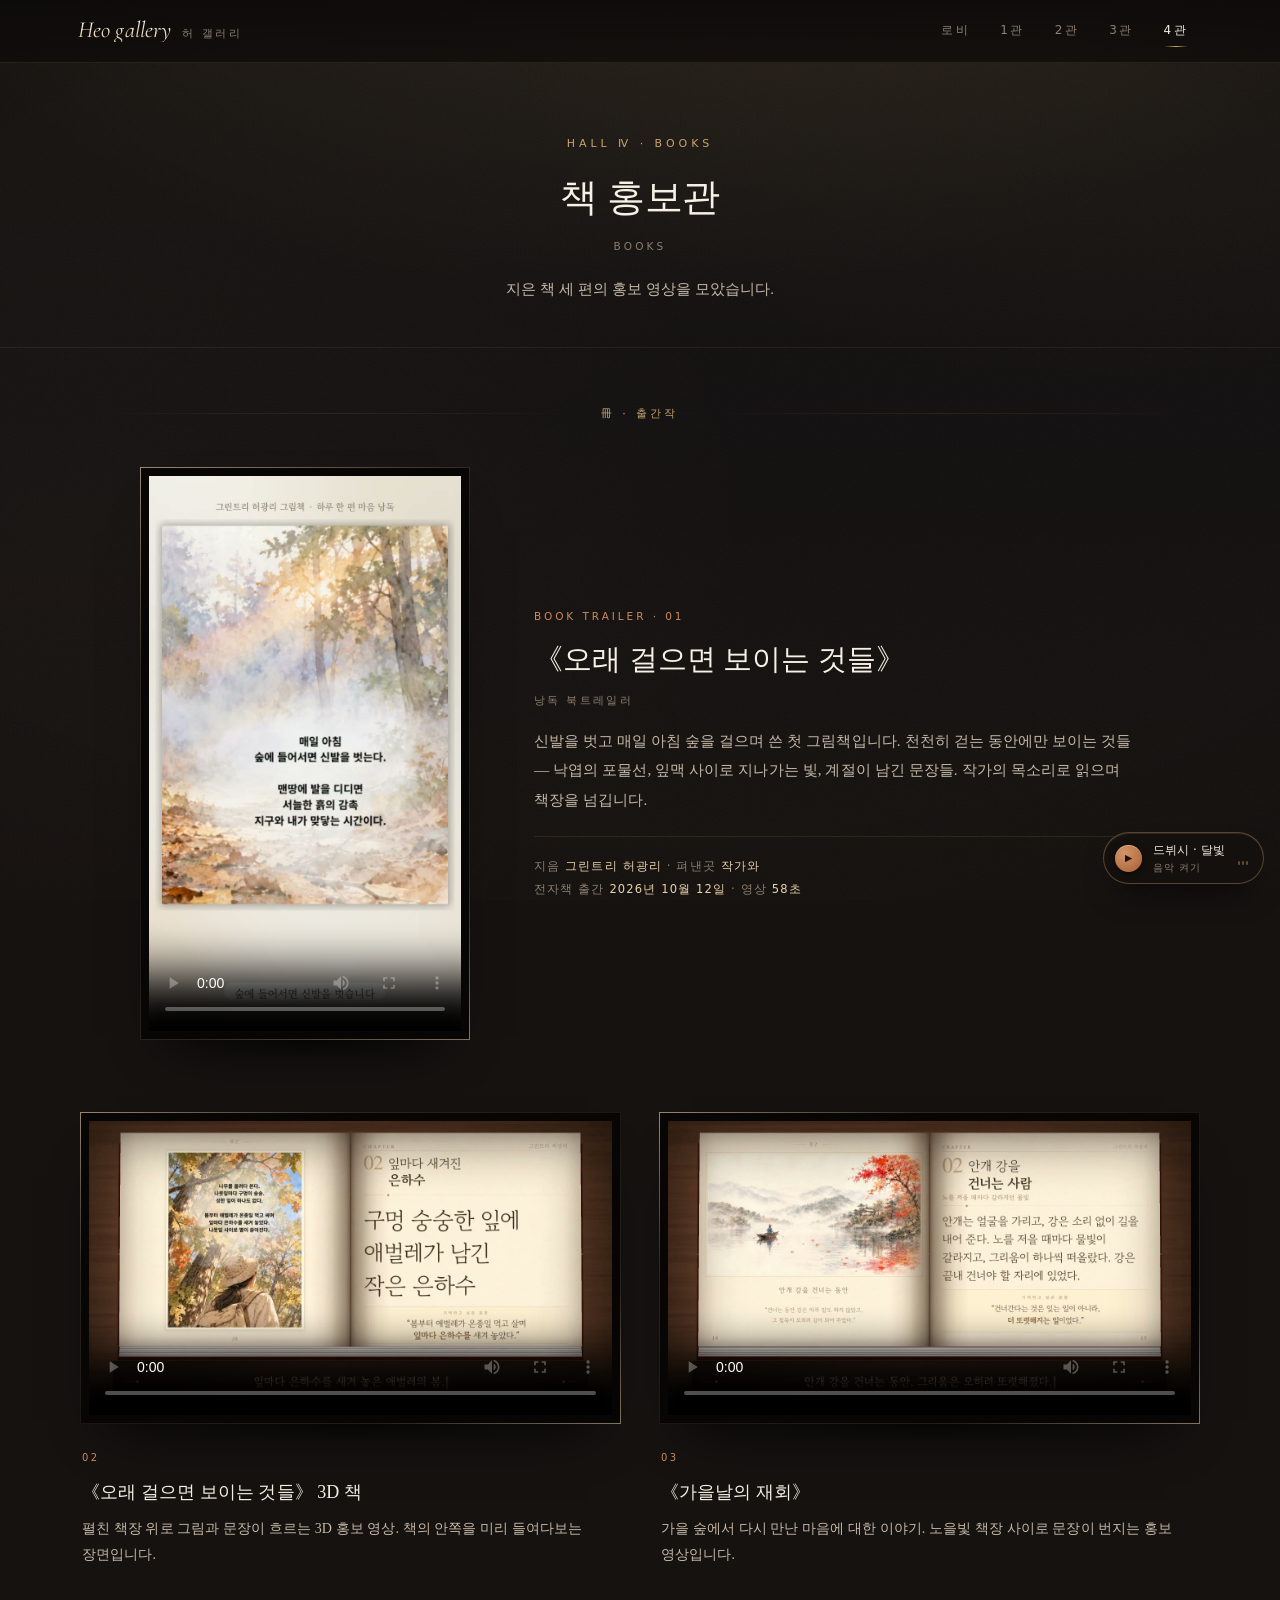
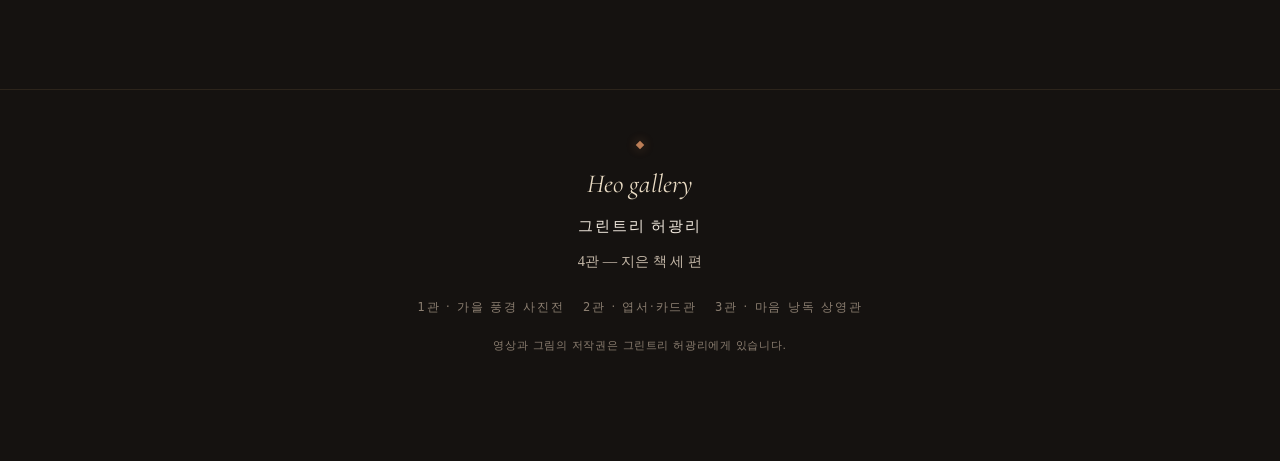
<file: hall4/index.html>
<!DOCTYPE html>
<html lang="ko">
<head>
<meta charset="utf-8">
<meta name="viewport" content="width=device-width, initial-scale=1, viewport-fit=cover">
<meta name="theme-color" content="#121010">
<title>4관 · 책 홍보관 — 허 갤러리 Heo gallery</title>
<meta name="description" content="《오래 걸으면 보이는 것들》과 《가을날의 재회》 — 지은 책 세 편의 홍보 영상.">
<meta property="og:type" content="website">
<meta property="og:site_name" content="허 갤러리 · Heo gallery">
<meta property="og:title" content="4관 · 책 홍보관 — 허 갤러리 Heo gallery">
<meta property="og:description" content="지은 책 세 편의 홍보 영상.">
<meta property="og:url" content="https://greentree-sudo.github.io/autumn-gallery/hall4/">
<meta property="og:image" content="https://greentree-sudo.github.io/autumn-gallery/hall4/posters/trailer.jpg">
<meta name="twitter:card" content="summary_large_image">
<link rel="icon" href="data:image/svg+xml,%3Csvg xmlns='http://www.w3.org/2000/svg' viewBox='0 0 64 64'%3E%3Crect width='64' height='64' fill='%23131110'/%3E%3Ctext x='32' y='47' font-family='Georgia,serif' font-style='italic' font-size='42' fill='%23C9A46B' text-anchor='middle'%3EH%3C/text%3E%3C/svg%3E">
<link rel="stylesheet" href="../assets/gallery.css">
</head>
<body>

<header class="topbar">
  <div class="topbar-in">
    <a class="brand" href="../index.html#lobby" aria-label="허 갤러리 처음으로">
      <span class="b-en">Heo gallery</span><span class="b-ko">허 갤러리</span>
    </a>
    <nav class="nav" aria-label="관 이동">
      <a href="../index.html#lobby">로비</a>
      <a href="../index.html#hall1">1관</a>
      <a href="../hall2/">2관</a>
      <a href="../hall3/">3관</a>
      <a href="./" aria-current="page">4관</a>
    </nav>
  </div>
</header>

<main>
  <header class="hall-hero">
    <div class="wrap">
      <p class="hall-kicker">Hall Ⅳ · Books</p>
      <h1 class="hall-title">책 홍보관</h1>
      <p class="hall-en">Books</p>
      <p class="hall-lede">지은 책 세 편의 홍보 영상을 모았습니다.</p>
    </div>
  </header>

  <section class="gallery">
    <div class="wrap">
      <div class="section-rule"><span></span><p>冊 · 출간작</p><span></span></div>

      <article class="feature reveal" style="margin-bottom:clamp(46px,6vw,72px)">
        <div class="film-stage">
          <div class="film-screen">
            <video controls playsinline preload="metadata" poster="posters/trailer.jpg"
                   src="videos/trailer.mp4" aria-label="오래 걸으면 보이는 것들 — 낭독 북트레일러"></video>
          </div>
        </div>
        <div class="feature-copy">
          <p class="fc-kicker">Book Trailer · 01</p>
          <h2>《오래 걸으면 보이는 것들》</h2>
          <p class="fc-sub">낭독 북트레일러</p>
          <p>신발을 벗고 매일 아침 숲을 걸으며 쓴 첫 그림책입니다. 천천히 걷는 동안에만 보이는 것들 — 낙엽의 포물선, 잎맥 사이로 지나가는 빛, 계절이 남긴 문장들. 작가의 목소리로 읽으며 책장을 넘깁니다.</p>
          <p class="fc-meta">
            지음 <b>그린트리 허광리</b> · 펴낸곳 <b>작가와</b><br>
            전자책 출간 <b>2026년 10월 12일</b> · 영상 <b>58초</b>
          </p>
        </div>
      </article>

      <div class="books">
        <article class="book reveal">
          <div class="film-stage">
            <div class="film-screen">
              <video controls playsinline preload="metadata" poster="posters/book-3d.jpg"
                     src="videos/book-3d.mp4" aria-label="오래 걸으면 보이는 것들 3D 책 홍보 영상"></video>
            </div>
          </div>
          <div class="book-meta">
            <span class="b-no">02</span>
            <h3>《오래 걸으면 보이는 것들》 3D 책</h3>
            <p>펼친 책장 위로 그림과 문장이 흐르는 3D 홍보 영상. 책의 안쪽을 미리 들여다보는 장면입니다.</p>
          </div>
        </article>

        <article class="book reveal">
          <div class="film-stage">
            <div class="film-screen">
              <video controls playsinline preload="metadata" poster="posters/reunion.jpg"
                     src="videos/reunion.mp4" aria-label="가을날의 재회 책 홍보 영상"></video>
            </div>
          </div>
          <div class="book-meta">
            <span class="b-no">03</span>
            <h3>《가을날의 재회》</h3>
            <p>가을 숲에서 다시 만난 마음에 대한 이야기. 노을빛 책장 사이로 문장이 번지는 홍보 영상입니다.</p>
          </div>
        </article>
      </div>

    </div>
  </section>
</main>

<footer class="foot">
  <div class="mark" aria-hidden="true"></div>
  <p class="f-en">Heo gallery</p>
  <p class="name">그린트리 허광리</p>
  <p>4관 — 지은 책 세 편</p>
  <nav class="foot-halls" aria-label="관 이동">
    <a href="../index.html#hall1">1관 · 가을 풍경 사진전</a>
    <a href="../hall2/">2관 · 엽서·카드관</a>
    <a href="../hall3/">3관 · 마음 낭독 상영관</a>
  </nav>
  <p class="fine">영상과 그림의 저작권은 그린트리 허광리에게 있습니다.</p>
</footer>

<div class="bgm" id="bgmBox">
  <audio id="bgm" loop preload="none" src="../bgm.mp3"></audio>
  <button class="bgm-btn" id="bgmBtn" type="button" aria-pressed="false" aria-label="배경 음악 켜기 — 드뷔시 달빛">
    <span class="bgm-icon" aria-hidden="true">▶</span>
    <span class="bgm-text"><b>드뷔시 · 달빛</b><i id="bgmState">음악 켜기</i></span>
    <span class="bgm-eq" aria-hidden="true"><i></i><i></i><i></i></span>
  </button>
</div>

<script src="../assets/gallery.js"></script>
</body>
</html>
</file>
<file: assets/gallery.css>
@font-face{
  font-family:'Heo Gallery Script';
  src:url('fonts/heo-gallery-italic.woff2') format('woff2');
  font-weight:300 700;
  font-style:italic;
  font-display:swap;
}

/* =========================================================
   허 갤러리 · Heo gallery — 공통 스타일
   다크 미술관 벽면 · 초슬림 매트 블랙 액자 · 샴페인 헤어라인
   ========================================================= */
:root{
  --wall:#151210;
  --wall-2:#121010;
  --wall-3:#0C0A09;
  --ink:#F2EADF;
  --ink-soft:#C5B8A8;
  --ink-mute:#8C7F71;
  --gold:#C9A46B;
  --champagne:#E8D2AC;
  --terra:#CE8A5F;
  --line:rgba(201,164,107,.28);
  --line-soft:rgba(201,164,107,.13);
  --serif:"NanumMyeongjo","Nanum Myeongjo","Nanum MyeongjoOTF","Noto Serif KR","Noto Serif CJK KR","Source Han Serif K","본명조","AppleMyungjo","Batang","바탕",serif;
  --sans:"Apple SD Gothic Neo","Malgun Gothic","맑은 고딕","Noto Sans KR",system-ui,-apple-system,"Segoe UI",sans-serif;
  --script:'Heo Gallery Script','Cormorant Garamond','Playfair Display',Georgia,'Times New Roman',serif;
  --maxw:1180px;
  --nav-h:62px;
}

*,*::before,*::after{box-sizing:border-box}
html{-webkit-text-size-adjust:100%;background:#100E0C;scroll-behavior:smooth}
body{
  margin:0;
  padding-top:var(--nav-h);
  color:var(--ink);
  background-color:var(--wall);
  background-image:
    radial-gradient(1200px 660px at 50% -12%, rgba(255,214,160,.075) 0%, rgba(255,214,160,0) 62%),
    radial-gradient(900px 520px at 86% 4%, rgba(201,164,107,.04), rgba(201,164,107,0) 68%),
    radial-gradient(1000px 720px at 6% 58%, rgba(206,138,95,.03), rgba(206,138,95,0) 70%),
    radial-gradient(140% 100% at 50% 46%, rgba(0,0,0,0) 44%, rgba(0,0,0,.4) 100%),
    linear-gradient(180deg,#181410 0%,#121010 46%,#16120F 100%);
  background-attachment:fixed,fixed,fixed,fixed,fixed;
  font-family:var(--serif);
  font-size:16px;
  line-height:1.78;
  letter-spacing:.005em;
  -webkit-font-smoothing:antialiased;
  overflow-x:hidden;
}
body.lock{overflow:hidden}
img{max-width:100%}
::selection{background:rgba(206,138,95,.32);color:#FFF6E9}
a{color:inherit}

/* 벽면 입자감 — 외부 요청 없음 */
body::before{
  content:"";position:fixed;inset:0;z-index:0;pointer-events:none;
  background-image:url("data:image/svg+xml,%3Csvg xmlns='http://www.w3.org/2000/svg' width='180' height='180'%3E%3Cfilter id='n'%3E%3CfeTurbulence type='fractalNoise' baseFrequency='0.9' numOctaves='3' stitchTiles='stitch'/%3E%3CfeColorMatrix type='saturate' values='0'/%3E%3C/filter%3E%3Crect width='180' height='180' filter='url(%23n)' opacity='0.55'/%3E%3C/svg%3E");
  background-size:180px 180px;opacity:.07;
}
.topbar,main,header.hall-hero,footer{position:relative;z-index:1}

.wrap{max-width:var(--maxw);margin:0 auto;padding:0 clamp(16px,3.2vw,30px)}
.wrap-narrow{max-width:880px;margin:0 auto;padding:0 clamp(16px,3.2vw,30px)}

/* ---------- 상단 내비게이션 ---------- */
.topbar{
  position:fixed;top:0;left:0;right:0;z-index:80;
  background:linear-gradient(180deg,rgba(13,11,10,.94),rgba(13,11,10,.74));
  -webkit-backdrop-filter:blur(18px) saturate(1.15);
  backdrop-filter:blur(18px) saturate(1.15);
  border-bottom:1px solid rgba(201,164,107,.14);
}
.topbar-in{
  max-width:var(--maxw);margin:0 auto;height:var(--nav-h);
  padding:0 clamp(14px,3vw,28px);
  display:flex;align-items:center;justify-content:space-between;gap:14px;
}
.brand{display:inline-flex;align-items:baseline;text-decoration:none;white-space:nowrap}
.brand .b-en{
  font-family:var(--script);font-style:italic;font-weight:400;
  font-size:clamp(19px,2.2vw,23px);line-height:1;
  letter-spacing:.005em;
  color:#F7EFE2;
  background:linear-gradient(180deg,#FBF5EA 10%,#DCC6A2 92%);
  -webkit-background-clip:text;background-clip:text;-webkit-text-fill-color:transparent;
  padding-right:.04em;
}
.brand .b-ko{
  display:none;margin-left:10px;font-family:var(--sans);font-size:10.5px;
  letter-spacing:.24em;color:var(--ink-mute);-webkit-text-fill-color:var(--ink-mute);
}
@media (min-width:900px){.brand .b-ko{display:inline}}

.nav{display:flex;align-items:center;gap:2px;overflow-x:auto;scrollbar-width:none;-ms-overflow-style:none}
.nav::-webkit-scrollbar{display:none}
.nav a{
  position:relative;display:inline-block;
  padding:8px 9px;
  font-family:var(--sans);font-size:11.5px;letter-spacing:.16em;
  color:var(--ink-mute);text-decoration:none;white-space:nowrap;
  transition:color .3s ease;
}
.nav a::after{
  content:"";position:absolute;left:9px;right:9px;bottom:3px;height:1px;
  background:linear-gradient(90deg,transparent,var(--gold),transparent);
  transform:scaleX(0);transform-origin:center;opacity:0;
  transition:transform .35s ease,opacity .35s ease;
}
.nav a:hover{color:var(--champagne)}
.nav a:hover::after{transform:scaleX(1);opacity:.7}
.nav a[aria-current="page"],.nav a.active{color:#F4EBDD}
.nav a[aria-current="page"]::after,.nav a.active::after{transform:scaleX(1);opacity:1}
@media (min-width:760px){.nav a{padding:8px 14px;font-size:12px;letter-spacing:.2em}.nav a::after{left:14px;right:14px}}

/* ---------- 공통 타이포 ---------- */
.eyebrow{
  margin:0 0 20px;font-family:var(--sans);font-size:11px;
  letter-spacing:.36em;text-transform:uppercase;color:var(--gold);
}
.orn{display:flex;align-items:center;justify-content:center;gap:14px;margin:26px auto 22px;max-width:280px}
.orn span{display:block;height:1px;flex:1;background:linear-gradient(90deg,transparent,var(--line),transparent)}
.orn i{display:block;width:6px;height:6px;background:var(--terra);transform:rotate(45deg);opacity:.95;box-shadow:0 0 12px rgba(206,138,95,.5)}
.section-rule{display:flex;align-items:center;gap:16px;margin:0 0 clamp(28px,4vw,44px)}
.section-rule span{flex:1;height:1px;background:linear-gradient(90deg,transparent,var(--line-soft),transparent)}
.section-rule p{margin:0;font-family:var(--sans);font-size:11px;letter-spacing:.3em;color:var(--gold);white-space:nowrap}

/* ---------- 로비 ---------- */
.lobby{
  position:relative;
  padding:clamp(40px,7vw,86px) 0 clamp(46px,6vw,74px);
  text-align:center;overflow:hidden;
}
.lobby::before{
  content:"";position:absolute;inset:-10% -20% 0;pointer-events:none;
  background:
    radial-gradient(620px 400px at 50% -2%, rgba(255,228,186,.16), rgba(255,228,186,0) 68%),
    radial-gradient(420px 300px at 14% 34%, rgba(206,138,95,.06), transparent 70%),
    radial-gradient(480px 320px at 88% 16%, rgba(201,164,107,.07), transparent 72%);
  -webkit-mask-image:linear-gradient(180deg,#000 0%,#000 62%,rgba(0,0,0,0) 100%);
  mask-image:linear-gradient(180deg,#000 0%,#000 62%,rgba(0,0,0,0) 100%);
}
.lobby-in{position:relative;max-width:860px;margin:0 auto;padding:0 20px}
.wordmark{
  margin:0;
  font-family:var(--script);font-style:italic;font-weight:400;
  font-size:clamp(56px,13vw,128px);
  line-height:.98;letter-spacing:-.018em;
  color:#F9F2E6;
  background:linear-gradient(168deg,#FFF9EE 6%,#EFE0C6 38%,#CBB187 74%,#E9D6B4 100%);
  -webkit-background-clip:text;background-clip:text;-webkit-text-fill-color:transparent;
  padding:0 .06em .08em;
  filter:drop-shadow(0 18px 42px rgba(255,206,140,.13));
}
.wordmark .dot{color:var(--terra);-webkit-text-fill-color:var(--terra)}
.lobby-sub{
  margin:18px 0 0;font-family:var(--sans);font-size:11.5px;
  letter-spacing:.32em;color:var(--gold);text-transform:uppercase;
}
.lobby-name{
  margin:26px 0 0;font-size:17px;letter-spacing:.16em;color:var(--ink);
}
.lobby-name small{display:block;margin-top:7px;font-family:var(--sans);font-size:10px;letter-spacing:.26em;color:var(--ink-mute)}
.greeting{
  max-width:600px;margin:22px auto 0;font-size:15.8px;line-height:1.98;
  color:var(--ink-soft);word-break:keep-all;text-wrap:balance;
}
.greeting .lead{color:#F3EADC}
.lobby-meta{
  margin:24px 0 0;font-family:var(--sans);font-size:11px;letter-spacing:.2em;color:var(--ink-mute);
}
.lobby-meta b{font-weight:500;color:var(--champagne)}
.scroll-cue{margin:28px auto 0;width:1px;height:40px;background:linear-gradient(180deg,var(--line),transparent);position:relative}
.scroll-cue::after{
  content:"";position:absolute;left:50%;bottom:-3px;width:5px;height:5px;margin-left:-2.5px;
  border-right:1px solid var(--gold);border-bottom:1px solid var(--gold);transform:rotate(45deg);
}

/* ---------- 1~4관 입장 카드 ---------- */
.halls{
  display:grid;grid-template-columns:1fr;gap:14px;
  max-width:1040px;margin:clamp(38px,5vw,58px) auto 0;
  padding:0 clamp(16px,3.2vw,22px);
}
@media (min-width:680px){.halls{grid-template-columns:repeat(2,minmax(0,1fr));gap:16px}}
@media (min-width:1040px){.halls{grid-template-columns:repeat(4,minmax(0,1fr));gap:14px}}
.hall-card{
  position:relative;display:flex;flex-direction:column;
  padding:22px 20px 18px;
  text-align:left;text-decoration:none;
  border:1px solid rgba(201,164,107,.18);
  background:
    linear-gradient(180deg,rgba(255,240,215,.045),rgba(255,240,215,.012));
  transition:border-color .4s ease,background .4s ease,transform .4s cubic-bezier(.2,.7,.25,1),box-shadow .4s ease;
  overflow:hidden;
}
.hall-card::before{
  content:"";position:absolute;inset:0;pointer-events:none;opacity:0;
  background:radial-gradient(120% 90% at 50% -20%,rgba(255,222,178,.13),rgba(255,222,178,0) 62%);
  transition:opacity .45s ease;
}
.hall-card:hover{transform:translateY(-3px);border-color:rgba(201,164,107,.42);box-shadow:0 24px 44px -30px rgba(0,0,0,1)}
.hall-card:hover::before{opacity:1}
.hall-card .hc-no{
  font-family:var(--script);font-style:italic;font-size:15px;
  letter-spacing:.1em;color:var(--gold);
}
.hall-card .hc-title{
  margin:10px 0 0;font-weight:400;font-size:17.5px;line-height:1.5;letter-spacing:-.005em;color:#F5EDE0;
}
.hall-card .hc-en{
  margin:5px 0 0;font-family:var(--sans);font-size:9.5px;letter-spacing:.22em;
  text-transform:uppercase;color:var(--ink-mute);
}
.hall-card .hc-desc{
  margin:12px 0 18px;font-size:13.5px;line-height:1.8;color:var(--ink-soft);
  word-break:keep-all;
}
.hall-card .hc-go{
  margin-top:auto;display:inline-flex;align-items:center;gap:8px;
  font-family:var(--sans);font-size:11px;letter-spacing:.2em;color:var(--champagne);
}
.hall-card .hc-go i{font-style:normal;transition:transform .35s ease}
.hall-card:hover .hc-go i{transform:translateX(4px)}

/* ---------- 관 헤더 ---------- */
.hall-hero{
  padding:clamp(40px,6vw,72px) 0 clamp(28px,4vw,42px);
  text-align:center;border-bottom:1px solid rgba(201,164,107,.09);
}
.hall-kicker{
  margin:0 0 16px;font-family:var(--sans);font-size:11px;letter-spacing:.36em;
  text-transform:uppercase;color:var(--gold);
}
.hall-title{
  margin:0;font-weight:400;font-size:clamp(25px,3.8vw,38px);line-height:1.45;
  letter-spacing:-.01em;word-break:keep-all;color:#F7F0E4;
}
.hall-en{
  margin:12px 0 0;font-family:var(--sans);font-size:10.5px;letter-spacing:.3em;
  text-transform:uppercase;color:var(--ink-mute);
}
.hall-lede{
  max-width:600px;margin:20px auto 0;font-size:15px;line-height:1.95;
  color:var(--ink-soft);word-break:keep-all;text-wrap:balance;
}

/* ---------- 1관 사진 그리드 ---------- */
.gallery{padding:clamp(34px,5vw,56px) 0 30px}
.grid{display:grid;grid-template-columns:1fr;gap:clamp(38px,5vw,54px)}
@media (min-width:700px){
  .grid{grid-template-columns:repeat(2,minmax(0,1fr));gap:clamp(44px,5vw,62px) clamp(26px,3.2vw,38px)}
}
@media (min-width:1060px){
  .grid{grid-template-columns:repeat(3,minmax(0,1fr));gap:66px 34px}
  /* 작품 수가 3의 배수가 아닐 때 마지막 한 점은 가운데로 모아 둔다 */
  .grid > .work:last-child:nth-child(3n+1){grid-column:2}
}
.work{
  position:relative;margin:0;min-width:0;
  display:flex;flex-direction:column;
  animation:rise .9s cubic-bezier(.2,.7,.25,1) both;
}
.work:nth-child(2){animation-delay:.05s}
.work:nth-child(3){animation-delay:.1s}
.work:nth-child(4){animation-delay:.15s}
.work:nth-child(5){animation-delay:.2s}
.work:nth-child(6){animation-delay:.25s}
.work:nth-child(7){animation-delay:.3s}
.work:nth-child(8){animation-delay:.35s}
@keyframes rise{from{opacity:0;transform:translateY(14px)}to{opacity:1;transform:none}}
@media (prefers-reduced-motion:reduce){.work{animation:none}}

/* ---------- 액자 (초슬림 매트 블랙 + 샴페인 헤어라인) ---------- */
.art{
  position:relative;display:block;width:100%;
  padding:0;border:0;background:none;
  cursor:zoom-in;font:inherit;color:inherit;text-align:inherit;
  -webkit-tap-highlight-color:transparent;
}
.art::before{
  content:"";position:absolute;inset:-9% -5% -7%;z-index:0;pointer-events:none;
  background:radial-gradient(56% 44% at 50% 22%,rgba(255,224,182,.095),rgba(255,224,182,0) 72%);
  transition:opacity .6s ease;
}
.art::after{
  content:"";position:absolute;left:5%;right:5%;bottom:-13px;height:26px;z-index:0;pointer-events:none;
  background:radial-gradient(50% 52% at 50% 38%,rgba(0,0,0,.92),rgba(0,0,0,0) 74%);
  filter:blur(9px);
}
.art-glass{
  position:relative;z-index:1;display:block;
  padding:1px;
  background:linear-gradient(150deg,
    rgba(236,213,174,.70) 0%,
    rgba(150,124,86,.26) 20%,
    rgba(58,50,42,.16) 50%,
    rgba(150,124,86,.26) 80%,
    rgba(236,213,174,.60) 100%);
  box-shadow:0 1px 0 rgba(255,246,228,.05) inset;
  transition:transform .55s cubic-bezier(.2,.7,.25,1),box-shadow .55s ease,background .55s ease;
}
.art-bar{
  display:block;padding:clamp(6px,.95vw,9px);
  background:linear-gradient(180deg,#171412 0%,#0B0908 100%);
  box-shadow:inset 0 0 0 1px rgba(0,0,0,.85);
}
.art-bar img{
  display:block;width:100%;height:auto;
  aspect-ratio:3 / 4;object-fit:cover;object-position:center;
  background:#0A0807;
}
.art:hover .art-glass{
  transform:translateY(-4px);
  background:linear-gradient(150deg,
    rgba(244,224,190,.92) 0%,
    rgba(170,142,100,.40) 20%,
    rgba(70,60,50,.24) 50%,
    rgba(170,142,100,.40) 80%,
    rgba(244,224,190,.85) 100%);
  box-shadow:0 1px 0 rgba(255,246,228,.08) inset,0 34px 56px -32px rgba(0,0,0,1);
}
.art:hover::before{opacity:1}
.art:focus-visible{outline:none}
.art:focus-visible .art-glass{box-shadow:0 0 0 2px rgba(206,138,95,.62)}

/* 그림이 아닌 작품(가로 이미지·영상)용 프레임 변형 */
.art-bar.is-wide img{aspect-ratio:auto;object-fit:contain;background:#0A0807}

/* ---------- 명패 ---------- */
.plaque{
  position:relative;z-index:1;display:flex;flex-direction:column;flex:1 1 auto;
  margin-top:clamp(20px,2.4vw,26px);padding:0 clamp(2px,.4vw,4px);
}
.plaque-top{display:flex;align-items:baseline;gap:11px;flex-wrap:wrap}
.no{
  font-family:var(--sans);font-size:11px;letter-spacing:.22em;color:var(--terra);
  font-variant-numeric:tabular-nums;
}
.plaque h2{
  margin:0;font-weight:400;font-size:clamp(18px,1.9vw,20px);line-height:1.5;
  letter-spacing:-.005em;color:#F6EFE3;
}
.plaque .en{
  margin:4px 0 0;flex-basis:100%;font-family:var(--sans);font-size:10px;
  letter-spacing:.22em;text-transform:uppercase;color:var(--ink-mute);
}
.note{margin:12px 0 0;font-size:15.4px;line-height:1.86;color:var(--ink-soft);word-break:keep-all}
.like-row{display:flex;align-items:center;justify-content:flex-end;margin-top:auto;padding-top:14px}
.like{
  display:inline-flex;align-items:center;gap:8px;
  padding:6px 14px 6px 12px;
  border:1px solid var(--line);border-radius:999px;
  background:rgba(255,240,215,.04);
  color:var(--ink-mute);font-family:var(--sans);font-size:12.5px;
  cursor:pointer;-webkit-tap-highlight-color:transparent;
  transition:border-color .3s ease,background .3s ease,color .3s ease,transform .18s ease;
}
.like:hover{border-color:rgba(206,138,95,.6);background:rgba(206,138,95,.1);color:#E9A781}
.like:active{transform:scale(.97)}
.like .heart{font-family:var(--serif);font-size:15px;line-height:1;color:var(--terra);transition:transform .25s cubic-bezier(.2,1.4,.4,1)}
.like .cnt{font-variant-numeric:tabular-nums;min-width:1ch;text-align:center}
.like.on{border-color:rgba(206,138,95,.58);background:rgba(206,138,95,.16);color:#F0B090}
.like.on .heart{transform:scale(1.12)}
.like:focus-visible{outline:2px solid rgba(206,138,95,.6);outline-offset:3px}

.hint{
  margin:0 auto 30px;text-align:center;font-family:var(--sans);font-size:12px;
  letter-spacing:.03em;color:var(--ink-mute);line-height:1.9;
}
.hint kbd{
  font-family:var(--sans);font-size:10.5px;border:1px solid var(--line);border-bottom-width:2px;
  border-radius:4px;padding:1px 5px;color:var(--gold);background:rgba(255,240,215,.04);
}
.m-only{display:none}
@media (max-width:600px){.d-only{display:none}.m-only{display:inline}}

/* ---------- 버튼·링크 ---------- */
.btn{
  display:inline-flex;align-items:center;gap:10px;
  padding:12px 22px;
  border:1px solid rgba(201,164,107,.42);
  background:linear-gradient(180deg,rgba(255,240,215,.07),rgba(255,240,215,.02));
  color:var(--champagne);
  font-family:var(--sans);font-size:12px;letter-spacing:.16em;
  text-decoration:none;border-radius:2px;
  transition:background .3s ease,border-color .3s ease,color .3s ease,transform .25s ease;
  -webkit-tap-highlight-color:transparent;
}
.btn:hover{border-color:rgba(232,210,172,.7);background:rgba(206,138,95,.14);color:#FBEFE0;transform:translateY(-1px)}
.btn i{font-style:normal;transition:transform .3s ease}
.btn:hover i{transform:translateX(3px)}

/* ---------- 2관 · 작품 카드 ---------- */
.works{display:grid;grid-template-columns:1fr;gap:clamp(38px,5vw,46px)}
@media (min-width:760px){.works{grid-template-columns:repeat(3,minmax(0,1fr));gap:clamp(22px,2.6vw,32px)}}
.work-card{
  display:flex;flex-direction:column;
  border:1px solid rgba(201,164,107,.16);
  background:linear-gradient(180deg,rgba(255,240,215,.035),rgba(255,240,215,.01));
  transition:border-color .45s ease,box-shadow .45s ease,transform .45s cubic-bezier(.2,.7,.25,1);
}
.work-card:hover{border-color:rgba(201,164,107,.38);transform:translateY(-3px);box-shadow:0 30px 50px -34px rgba(0,0,0,1)}
.work-card .thumb{
  position:relative;display:block;overflow:hidden;border-bottom:1px solid rgba(201,164,107,.16);
  background:#0A0807;
}
.work-card .thumb img{
  display:block;width:100%;height:auto;aspect-ratio:4/3;object-fit:cover;object-position:center;
  transition:transform .8s cubic-bezier(.2,.7,.25,1),filter .6s ease;
  filter:brightness(.94) saturate(1.02);
}
.work-card:hover .thumb img{transform:scale(1.025);filter:brightness(1) saturate(1.04)}
.work-card .thumb.is-portrait img{aspect-ratio:3 / 4}
.work-card .thumb::after{
  content:"";position:absolute;inset:0;pointer-events:none;
  box-shadow:inset 0 0 46px 8px rgba(0,0,0,.45);
}
.work-card .body{display:flex;flex-direction:column;flex:1 1 auto;padding:20px 20px 22px}
.work-card .wc-no{font-family:var(--sans);font-size:10.5px;letter-spacing:.24em;color:var(--terra)}
.work-card h2{margin:8px 0 0;font-weight:400;font-size:19px;line-height:1.5;color:#F6EFE3}
.work-card .wc-en{margin:5px 0 0;font-family:var(--sans);font-size:9.5px;letter-spacing:.2em;text-transform:uppercase;color:var(--ink-mute)}
.work-card .wc-note{margin:13px 0 18px;font-size:14.2px;line-height:1.82;color:var(--ink-soft);word-break:keep-all}
.work-card .wc-tags{display:flex;flex-wrap:wrap;gap:6px;margin:0 0 18px}
.work-card .wc-tags span{
  font-family:var(--sans);font-size:10px;letter-spacing:.08em;color:var(--ink-mute);
  border:1px solid rgba(201,164,107,.18);padding:3px 9px;border-radius:999px;
}
.work-card .btn{margin-top:auto;justify-content:center}

/* ---------- 3관 · 상영관 ---------- */
.films{display:grid;grid-template-columns:1fr;gap:clamp(42px,6vw,64px)}
@media (min-width:720px){.films{grid-template-columns:repeat(2,minmax(0,1fr));gap:clamp(44px,5vw,66px) clamp(26px,3.4vw,44px);max-width:820px;margin:0 auto}}
.film{margin:0 auto;display:flex;flex-direction:column;min-width:0;width:100%;max-width:372px}
.film-stage{
  position:relative;
  padding:1px;
  background:linear-gradient(150deg,rgba(236,213,174,.6),rgba(120,100,74,.22) 26%,rgba(52,46,40,.18) 52%,rgba(120,100,74,.22) 78%,rgba(236,213,174,.5));
  box-shadow:0 30px 54px -34px rgba(0,0,0,1);
}
.film-stage::after{
  content:"";position:absolute;left:6%;right:6%;bottom:-14px;height:26px;z-index:-1;
  background:radial-gradient(50% 52% at 50% 38%,rgba(0,0,0,.92),rgba(0,0,0,0) 74%);
  filter:blur(9px);
}
.film-screen{
  position:relative;background:#070605;
  padding:clamp(5px,.8vw,8px);
  display:flex;justify-content:center;
}
.film-screen video{
  display:block;width:100%;height:auto;
  aspect-ratio:9 / 16;
  object-fit:contain;
  background:#070605;
}
.film-meta{padding:20px 2px 0;display:flex;flex-direction:column;flex:1 1 auto}
.film-no{font-family:var(--sans);font-size:10.5px;letter-spacing:.26em;color:var(--terra)}
.film-meta h2{margin:8px 0 0;font-weight:400;font-size:20px;line-height:1.5;color:#F6EFE3}
.film-by{margin:6px 0 0;font-family:var(--sans);font-size:10px;letter-spacing:.2em;text-transform:uppercase;color:var(--ink-mute)}
.film-note{margin:13px 0 0;font-size:14.6px;line-height:1.85;color:var(--ink-soft);word-break:keep-all}
.film-time{
  margin:14px 0 0;font-family:var(--sans);font-size:10.5px;letter-spacing:.16em;color:var(--ink-mute);
  display:flex;align-items:center;gap:9px;
}
.film-time::before{content:"";display:block;width:14px;height:1px;background:var(--line)}

/* ---------- 4관 · 책 홍보관 ---------- */
.feature{
  display:grid;grid-template-columns:1fr;gap:clamp(24px,3.4vw,44px);align-items:center;
  margin-bottom:clamp(46px,6vw,72px);max-width:1000px;margin-left:auto;margin-right:auto;
}
@media (min-width:820px){.feature{grid-template-columns:minmax(0,330px) minmax(0,1fr);gap:clamp(40px,5vw,64px)}}
.feature .film-stage{max-width:100%;margin:0}
.feature-copy .fc-kicker{font-family:var(--sans);font-size:10.5px;letter-spacing:.28em;color:var(--terra);text-transform:uppercase;margin:0}
.feature-copy h2{margin:12px 0 0;font-weight:400;font-size:clamp(23px,2.6vw,29px);line-height:1.5;color:#F7F0E4}
.feature-copy .fc-sub{margin:8px 0 0;font-family:var(--sans);font-size:10.5px;letter-spacing:.22em;color:var(--ink-mute);text-transform:uppercase}
.feature-copy p{margin:16px 0 0;font-size:15.2px;line-height:1.92;color:var(--ink-soft);word-break:keep-all}
.feature-copy .fc-meta{
  margin:22px 0 0;padding-top:18px;border-top:1px solid var(--line-soft);
  font-family:var(--sans);font-size:11.5px;letter-spacing:.1em;color:var(--ink-mute);line-height:2;
}
.feature-copy .fc-meta b{font-weight:500;color:var(--champagne)}

.books{display:grid;grid-template-columns:1fr;gap:clamp(26px,3.4vw,38px)}
@media (min-width:760px){.books{grid-template-columns:repeat(2,minmax(0,1fr))}}
.book{margin:0;display:flex;flex-direction:column}
.book .film-screen video{aspect-ratio:16/9;max-height:none}
.book-meta{padding:18px 2px 0}
.book-meta .b-no{font-family:var(--sans);font-size:10px;letter-spacing:.24em;color:var(--terra)}
.book-meta h3{margin:8px 0 0;font-weight:400;font-size:18px;line-height:1.55;color:#F6EFE3}
.book-meta p{margin:10px 0 0;font-size:14px;line-height:1.82;color:var(--ink-soft);word-break:keep-all}

/* 다음 작품 예고 */
.coming{
  position:relative;margin-top:clamp(56px,7vw,92px);
  padding:clamp(34px,5vw,58px) clamp(18px,4vw,46px) clamp(38px,5vw,56px);
  border:1px solid rgba(201,164,107,.22);
  background:
    radial-gradient(120% 80% at 50% -20%,rgba(255,226,186,.075),rgba(255,226,186,0) 62%),
    linear-gradient(180deg,rgba(255,240,215,.028),rgba(255,240,215,.006));
  text-align:center;overflow:hidden;
}
.coming::before,.coming::after{
  content:"";position:absolute;width:26px;height:26px;pointer-events:none;
  border:1px solid rgba(201,164,107,.5);
}
.coming::before{top:10px;left:10px;border-right:0;border-bottom:0}
.coming::after{bottom:10px;right:10px;border-left:0;border-top:0}
.coming .cm-kicker{
  margin:0;font-family:var(--sans);font-size:10.5px;letter-spacing:.36em;color:var(--gold);text-transform:uppercase;
}
.coming h2{
  margin:18px 0 0;font-weight:400;font-size:clamp(26px,3.6vw,36px);line-height:1.45;
  letter-spacing:-.01em;color:#F9F2E6;word-break:keep-all;
}
.coming .cm-sub{margin:10px 0 0;font-family:var(--sans);font-size:10.5px;letter-spacing:.26em;color:var(--ink-mute);text-transform:uppercase}
.coming .cm-teaser{
  max-width:620px;margin:24px auto 0;font-size:15.4px;line-height:2;color:var(--ink-soft);
  word-break:keep-all;text-wrap:balance;
}
.coming .cm-teaser em{font-style:normal;color:#F1E6D6}
.coming .cm-line{
  width:44px;height:1px;margin:26px auto 0;
  background:linear-gradient(90deg,transparent,var(--gold),transparent);
}
.coming .cm-sig{margin:26px 0 0;font-size:14px;letter-spacing:.14em;color:var(--ink-soft)}
.coming .cm-sig small{display:block;margin-top:6px;font-family:var(--sans);font-size:10px;letter-spacing:.24em;color:var(--ink-mute)}
.soon-grid{
  display:grid;grid-template-columns:1fr;gap:clamp(26px,4vw,40px);
  max-width:900px;margin:clamp(34px,4.4vw,48px) auto 0;
}
@media (min-width:700px){.soon-grid{grid-template-columns:1fr 1fr}}
.soon-fig{margin:0}
.soon-fig .art{cursor:default}
.soon-fig .art-bar img{aspect-ratio:auto}
.soon-fig figcaption{
  margin-top:16px;font-size:13.4px;line-height:1.8;color:var(--ink-mute);text-align:center;word-break:keep-all;
}
.soon-fig figcaption b{display:block;font-weight:400;font-size:14.4px;color:var(--ink-soft);margin-bottom:4px}

/* ---------- 라이트박스 ---------- */
.lb{
  position:fixed;inset:0;z-index:100;display:grid;grid-template-rows:1fr auto;
  background:#0F0D0B;color:#F3ECE0;opacity:0;transition:opacity .32s ease;
}
.lb[hidden]{display:none}
.lb.open{opacity:1}
.lb-back{position:absolute;inset:0;border:0;padding:0;background:none;cursor:zoom-out}
.lb-top{position:absolute;top:0;left:0;right:0;z-index:3;display:flex;align-items:center;justify-content:space-between;padding:14px 16px;pointer-events:none}
.lb-count{font-family:var(--sans);font-size:11px;letter-spacing:.24em;color:rgba(243,236,224,.6);font-variant-numeric:tabular-nums}
.lb-close{
  pointer-events:auto;width:42px;height:42px;border:1px solid rgba(243,236,224,.26);border-radius:50%;
  background:rgba(255,255,255,.04);color:#F3ECE0;font-family:var(--serif);font-size:22px;line-height:1;cursor:pointer;
  transition:background .25s ease,border-color .25s ease;
}
.lb-close:hover{background:rgba(255,255,255,.12);border-color:rgba(243,236,224,.5)}
.lb-stage{position:relative;display:flex;align-items:center;justify-content:center;padding:56px 16px 8px;min-height:0;z-index:1}
.lb-fig{margin:0;display:flex;align-items:center;justify-content:center;width:100%;height:100%;min-height:0}
.lb-fig img{
  display:block;max-width:100%;max-height:70vh;width:auto;height:auto;object-fit:contain;background:#0A0807;
  box-shadow:0 30px 80px -30px #000,0 0 0 1px rgba(201,164,107,.26),0 0 60px -10px rgba(255,214,160,.08);
}
.lb-nav{
  position:absolute;top:50%;transform:translateY(-50%);width:46px;height:46px;
  display:grid;place-items:center;border:1px solid rgba(243,236,224,.24);border-radius:50%;
  background:rgba(24,19,14,.55);color:#F3ECE0;font-family:var(--serif);font-size:26px;line-height:1;
  padding-bottom:4px;cursor:pointer;z-index:2;-webkit-tap-highlight-color:transparent;
  transition:background .25s ease,border-color .25s ease;
}
.lb-nav:hover{background:rgba(206,138,95,.78);border-color:rgba(206,138,95,.9)}
.lb-prev{left:10px}
.lb-next{right:10px}
@media (min-width:720px){.lb-prev{left:22px}.lb-next{right:22px}}
.lb-cap{padding:14px 20px 22px;background:linear-gradient(180deg,rgba(15,13,11,.4),rgba(15,13,11,.96) 40%);border-top:1px solid rgba(201,164,107,.12)}
.lb-cap-in{max-width:760px;margin:0 auto}
.lb-cap .row{display:flex;align-items:baseline;gap:11px;flex-wrap:wrap}
.lb-cap h2{margin:0;font-weight:400;font-size:19px;color:#F6EFE3}
.lb-cap .en{margin:4px 0 0;flex-basis:100%;font-family:var(--sans);font-size:10px;letter-spacing:.22em;text-transform:uppercase;color:var(--ink-mute)}
.lb-cap .note{margin:10px 0 0;font-size:14.6px;line-height:1.8;color:#C9BDAD}

/* ---------- 배경음악 ---------- */
.bgm{position:fixed;right:16px;bottom:16px;z-index:70;max-width:calc(100vw - 32px)}
.bgm audio{display:none}
.bgm-btn{
  display:flex;align-items:center;gap:11px;width:auto;max-width:100%;
  padding:9px 15px 9px 11px;
  border:1px solid rgba(201,164,107,.36);border-radius:999px;
  background:rgba(20,16,13,.7);
  -webkit-backdrop-filter:blur(14px) saturate(1.15);backdrop-filter:blur(14px) saturate(1.15);
  box-shadow:0 16px 34px -16px rgba(0,0,0,.95),0 1px 0 rgba(255,236,205,.1) inset;
  color:var(--ink);font-family:var(--sans);cursor:pointer;
  transition:background .3s ease,border-color .3s ease,box-shadow .3s ease,transform .2s ease;
  -webkit-tap-highlight-color:transparent;
}
.bgm-btn:hover{border-color:rgba(206,138,95,.6);background:rgba(32,26,21,.84);box-shadow:0 18px 38px -16px rgba(0,0,0,1),0 0 22px -8px rgba(255,214,160,.16)}
.bgm-btn:active{transform:scale(.985)}
.bgm-btn:focus-visible{outline:2px solid rgba(206,138,95,.6);outline-offset:3px}
.bgm-icon{
  display:grid;place-items:center;width:27px;height:27px;flex:0 0 27px;border-radius:50%;
  background:radial-gradient(circle at 35% 30%,#D4956A,#A85E33);color:#1A120C;
  font-size:9.5px;line-height:1;padding-left:1px;
  box-shadow:0 2px 8px -2px rgba(0,0,0,.8),0 1px 0 rgba(255,236,205,.4) inset;
}
.bgm-text{display:flex;flex-direction:column;align-items:flex-start;line-height:1.35;min-width:0}
.bgm-text b{font-weight:500;font-size:12px;letter-spacing:.01em;white-space:nowrap;overflow:hidden;text-overflow:ellipsis;max-width:100%}
.bgm-text i{font-style:normal;font-size:10px;letter-spacing:.1em;color:var(--ink-mute);margin-top:2px}
.bgm.playing .bgm-text i{color:#E9A781}
.bgm-eq{display:flex;align-items:flex-end;gap:2px;height:13px;margin-left:2px;opacity:.4}
.bgm-eq i{display:block;width:2px;height:4px;background:var(--gold);border-radius:1px}
.bgm.playing .bgm-eq{opacity:1}
.bgm.playing .bgm-eq i{animation:eq 1.1s ease-in-out infinite}
.bgm.playing .bgm-eq i:nth-child(2){animation-delay:.18s}
.bgm.playing .bgm-eq i:nth-child(3){animation-delay:.36s}
@keyframes eq{0%,100%{height:4px}50%{height:12px}}
@media (prefers-reduced-motion:reduce){.bgm.playing .bgm-eq i{animation:none;height:8px}}
.bgm.hint-pulse .bgm-btn{box-shadow:0 0 0 1px rgba(232,210,172,.4),0 16px 34px -16px #000}

/* ---------- 푸터 ---------- */
.foot{
  margin-top:clamp(56px,8vw,92px);padding:clamp(34px,5vw,52px) 22px clamp(76px,10vw,104px);
  border-top:1px solid var(--line-soft);text-align:center;
}
.foot .mark{width:6px;height:6px;background:var(--terra);transform:rotate(45deg);margin:0 auto 20px;opacity:.9;box-shadow:0 0 12px rgba(206,138,95,.5)}
.foot .f-en{font-family:var(--script);font-style:italic;font-size:26px;line-height:1.2;color:#EADCC4;margin:0}
.foot p{margin:0;font-size:14.4px;color:var(--ink-soft);line-height:1.95;word-break:keep-all}
.foot .name{font-size:15px;letter-spacing:.12em;color:var(--ink);margin:12px 0 6px}
.foot .fine{margin-top:18px;font-family:var(--sans);font-size:11px;letter-spacing:.06em;color:var(--ink-mute);line-height:1.95}
.foot-halls{
  display:flex;flex-wrap:wrap;align-items:center;justify-content:center;gap:6px 18px;
  margin:22px 0 0;font-family:var(--sans);font-size:11.5px;letter-spacing:.16em;
}
.foot-halls a{color:var(--ink-mute);text-decoration:none;transition:color .3s ease}
.foot-halls a:hover{color:var(--champagne)}

/* ---------- 스크롤 등장 ---------- */
.reveal{opacity:0;transform:translateY(18px);transition:opacity .9s cubic-bezier(.2,.7,.25,1),transform .9s cubic-bezier(.2,.7,.25,1)}
.reveal.in{opacity:1;transform:none}
@media (prefers-reduced-motion:reduce){.reveal{opacity:1;transform:none;transition:none}}

/* ---------- 모바일 미세 조정 ---------- */
@media (max-width:520px){
  .lobby{padding-top:32px}
  .greeting{font-size:15.2px}
  .hall-card{padding:20px 18px 16px}
  .bgm{right:12px;bottom:12px}
  .bgm-btn{padding:8px 12px 8px 9px;gap:8px}
  .bgm-icon{width:24px;height:24px;flex-basis:24px;font-size:9px}
  .bgm-text b{font-size:11.5px}
  .bgm-text i{font-size:9.5px;letter-spacing:.08em}
  .bgm-eq{display:none}
  .note{font-size:15px}
  .like-row{justify-content:flex-start}
  .lb-fig img{max-height:64vh}
  .coming{padding-left:14px;padding-right:14px}
}
</file>
